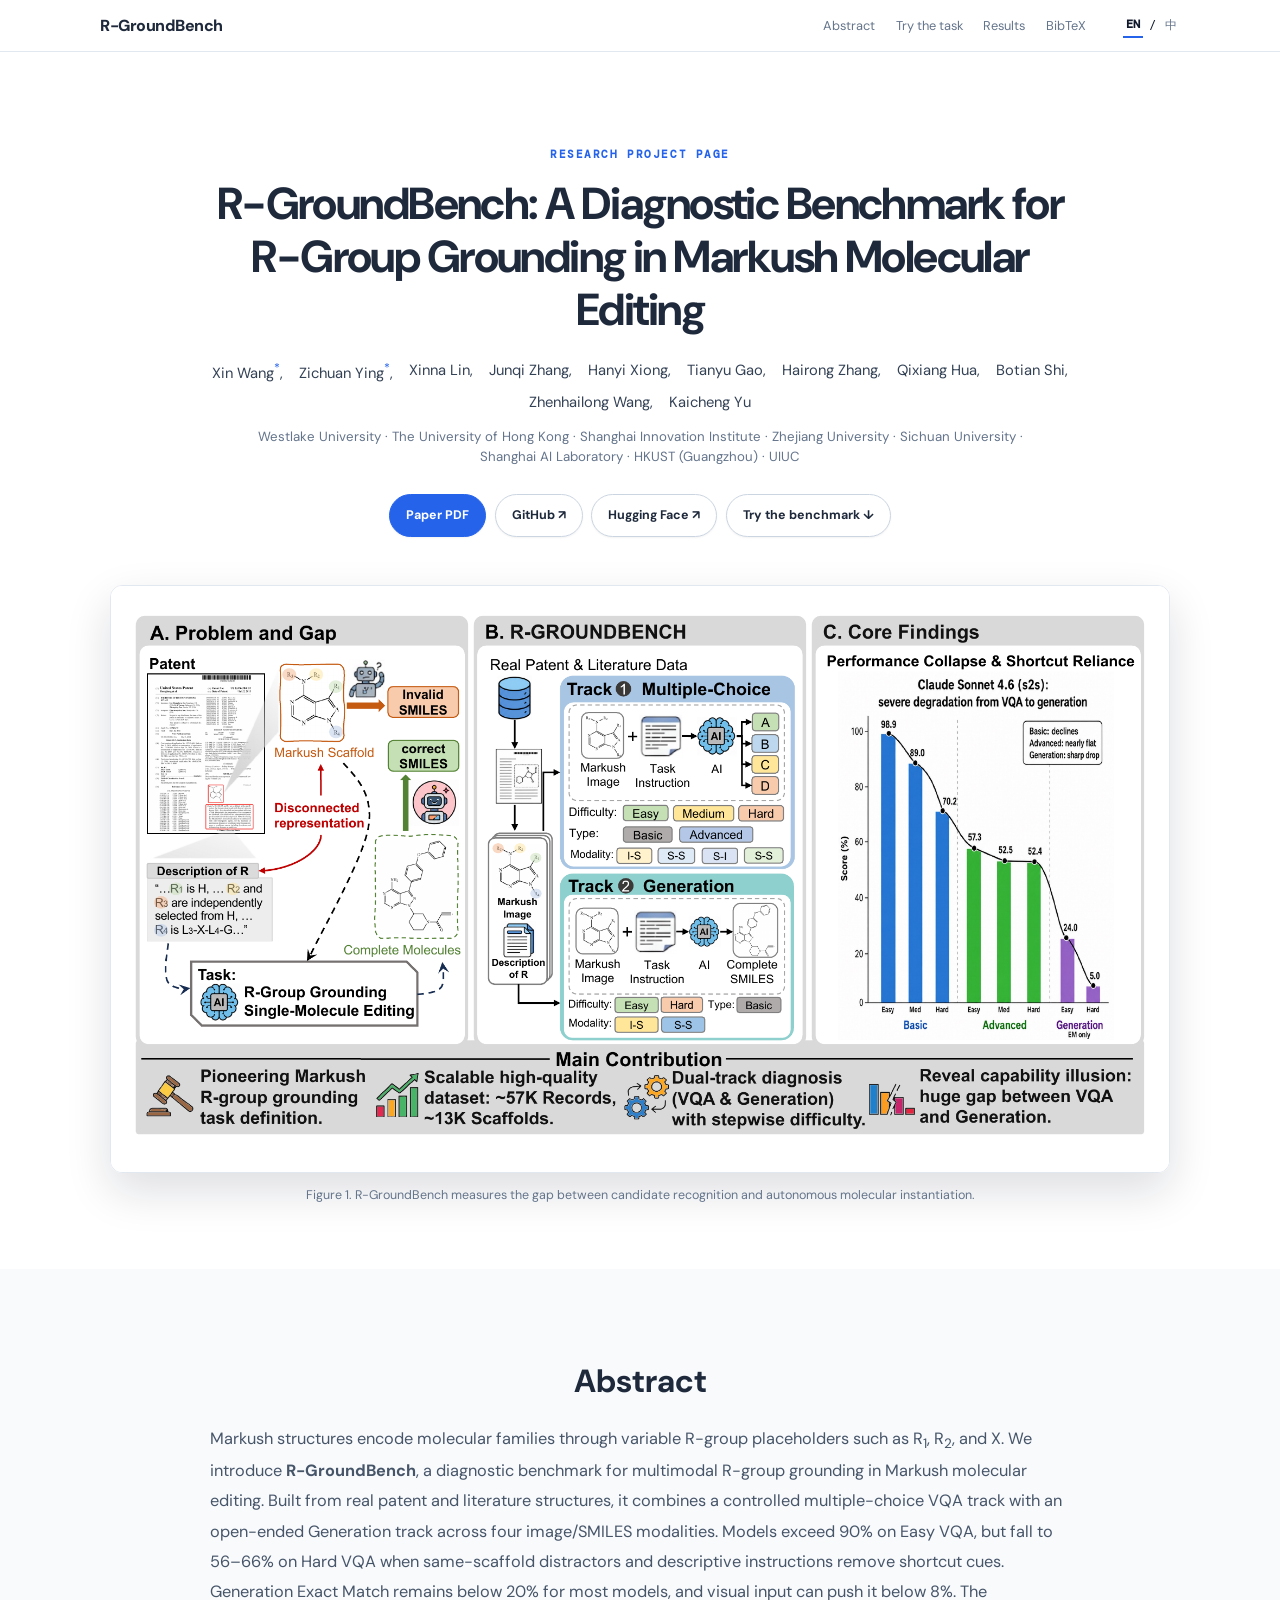
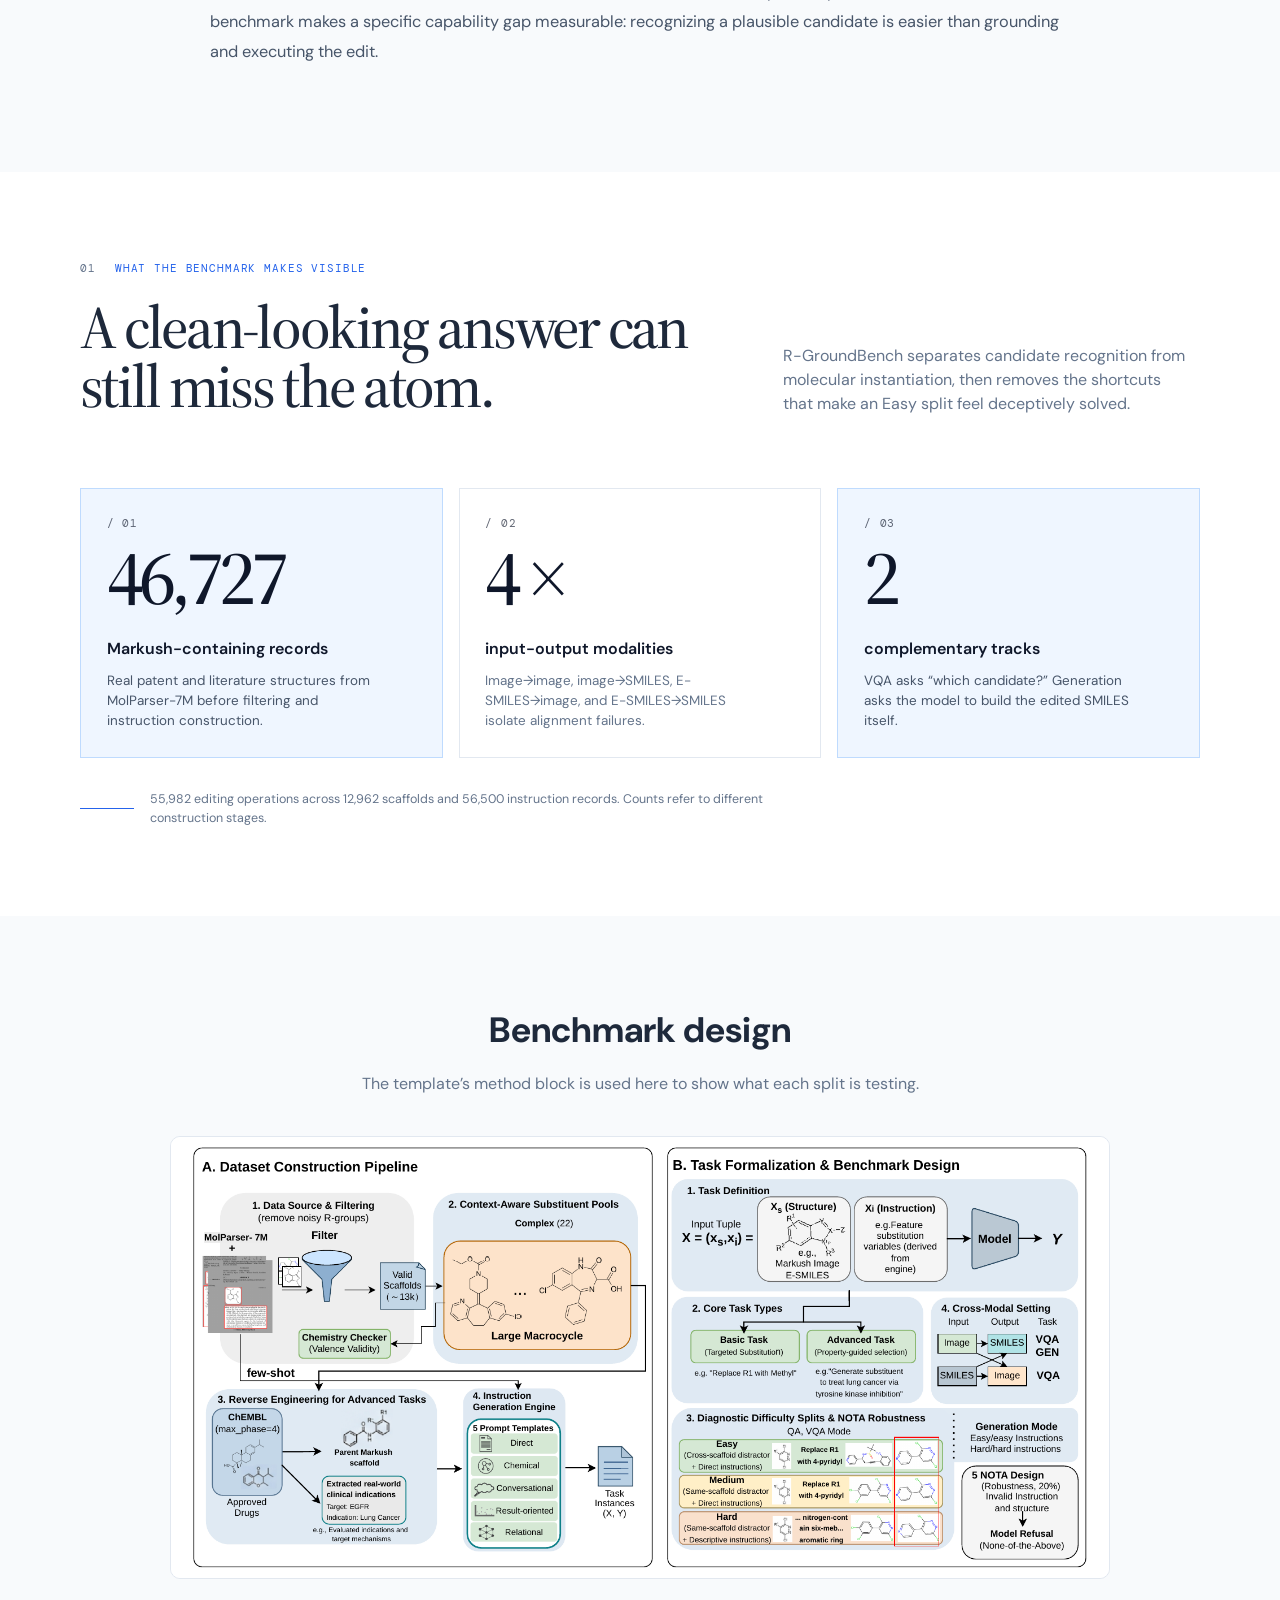
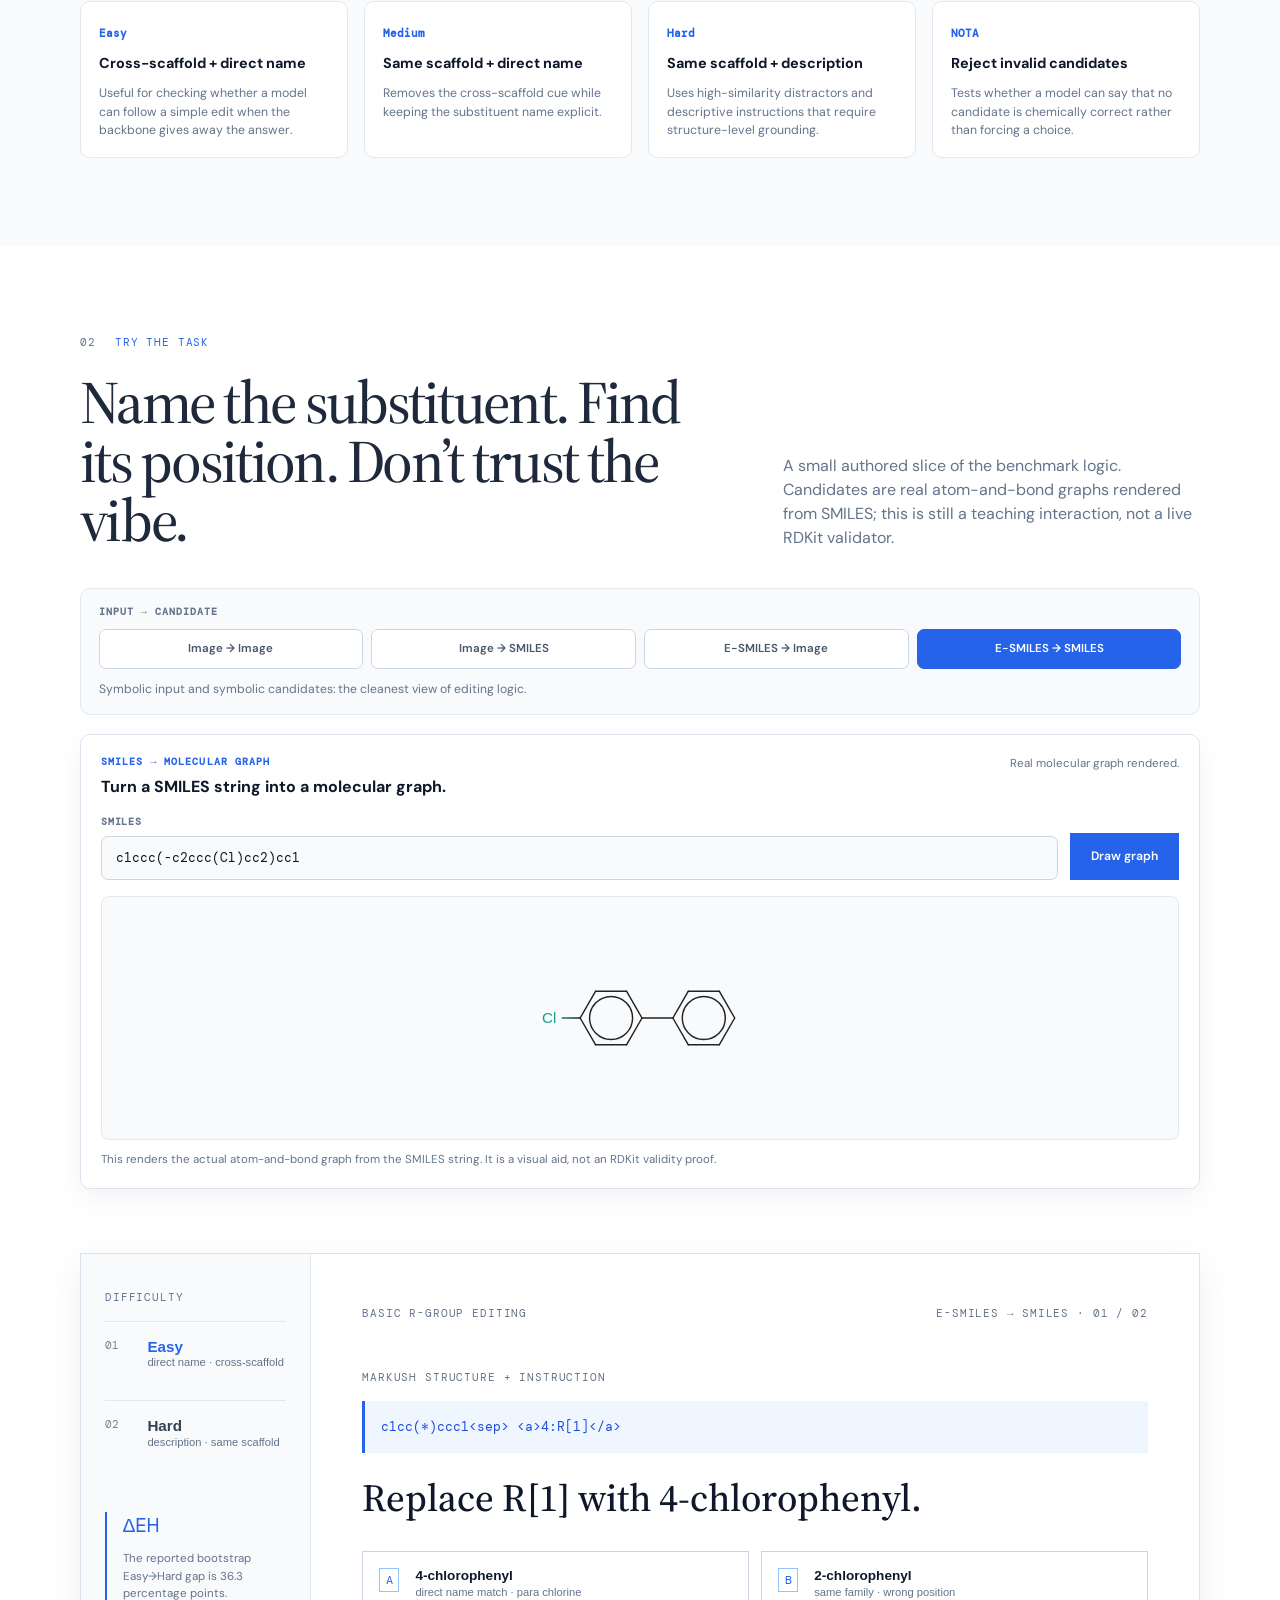
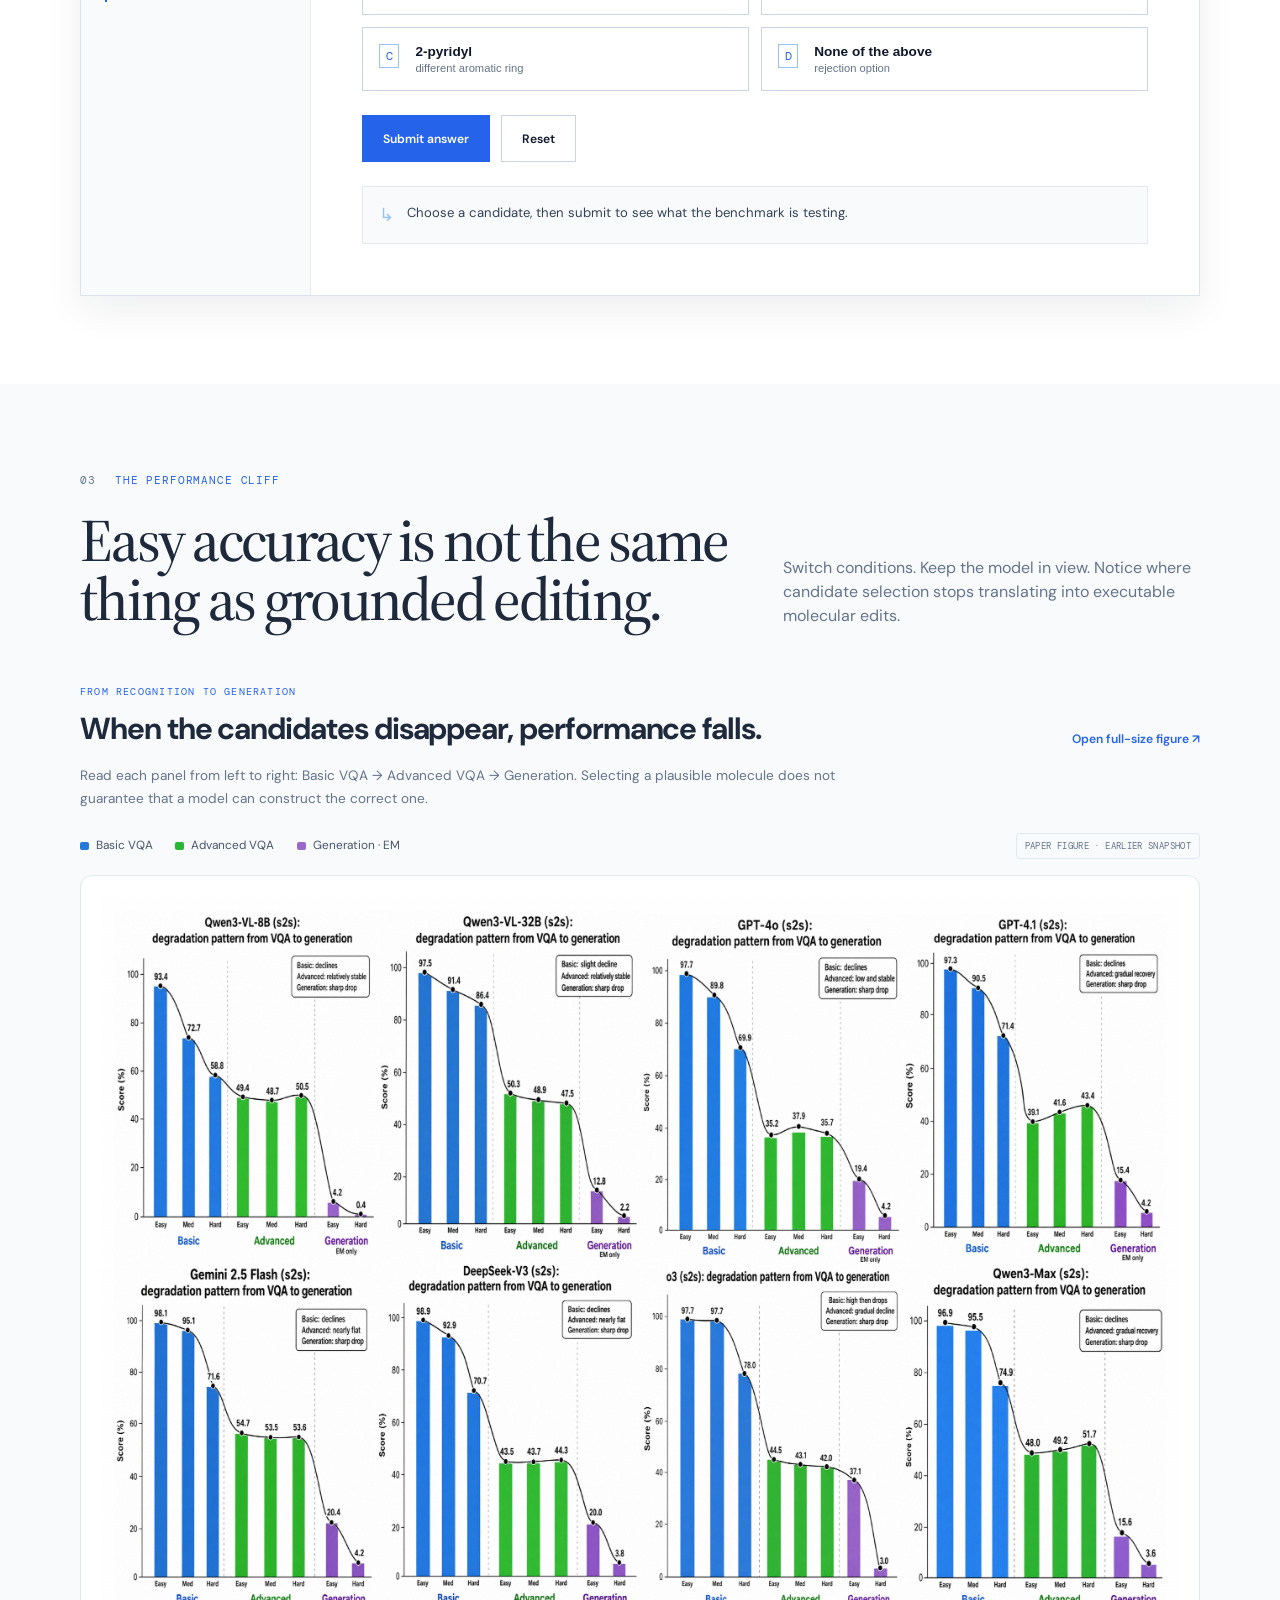
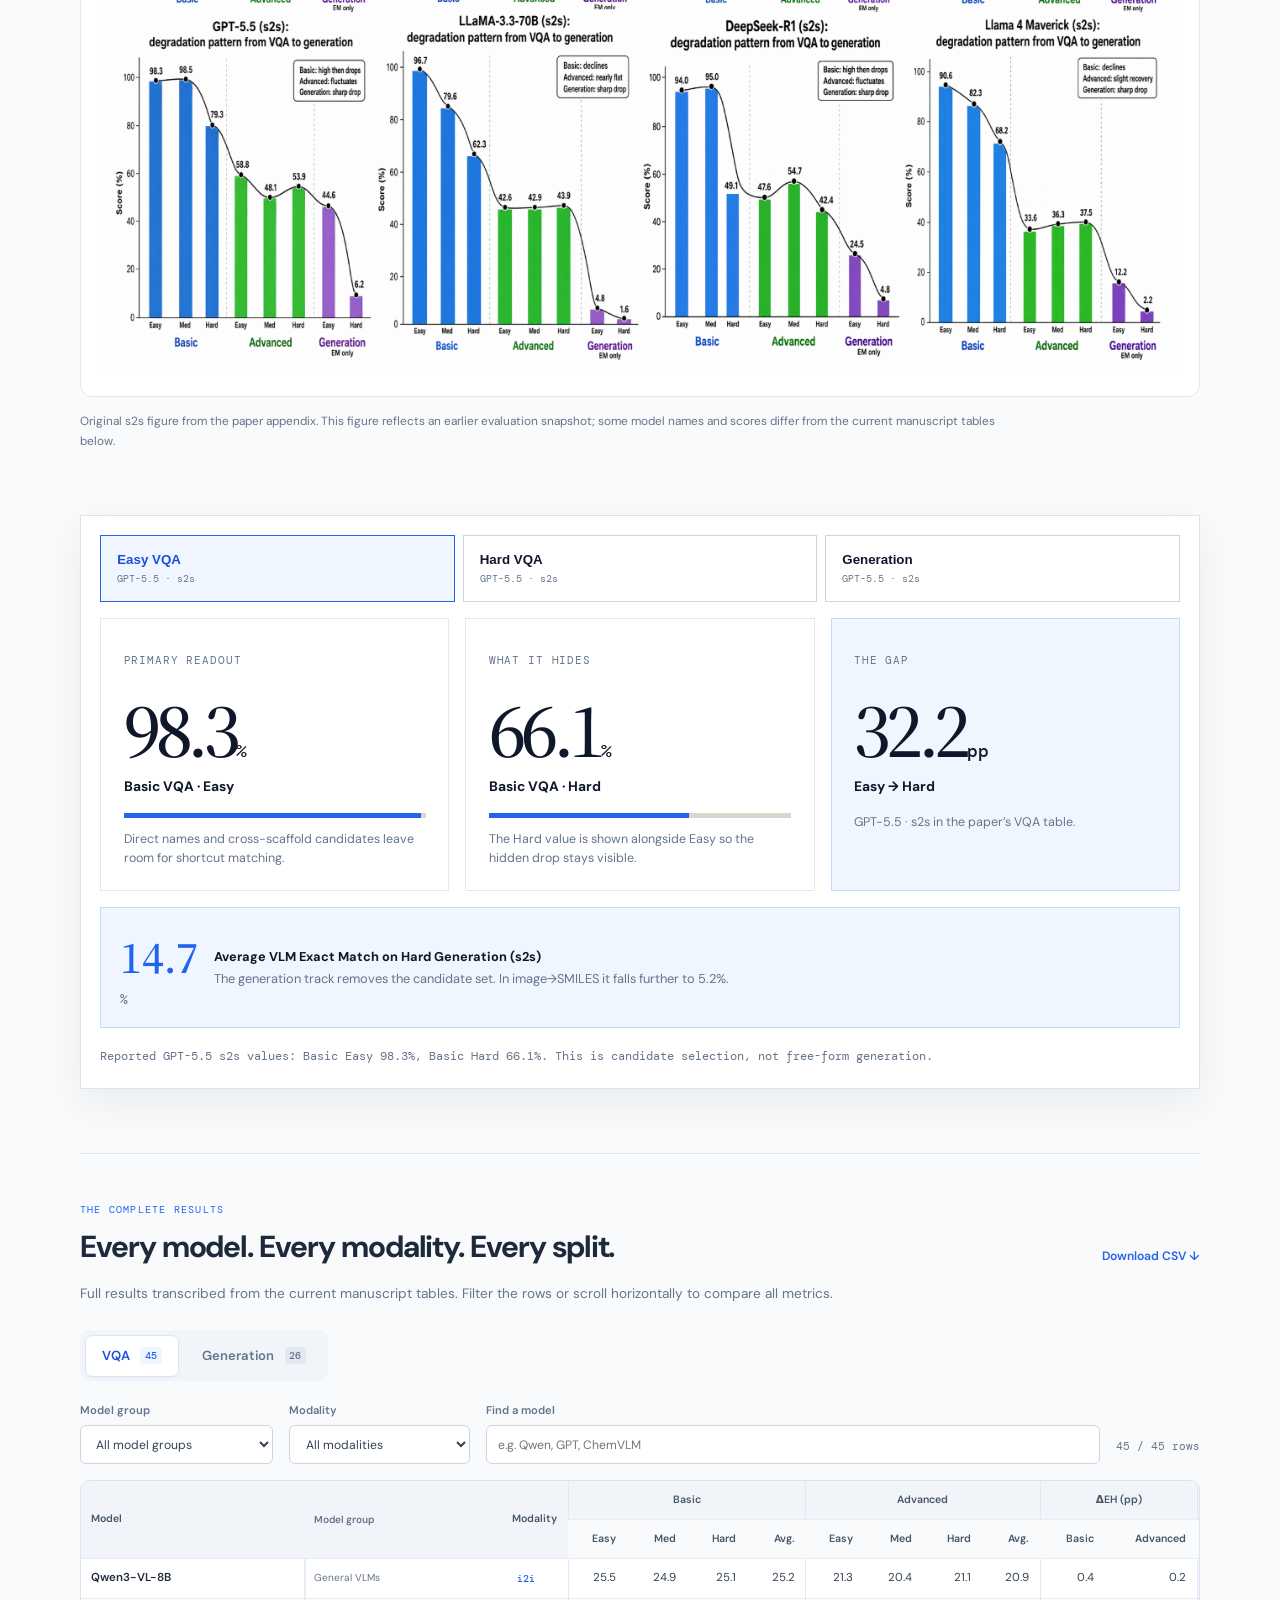
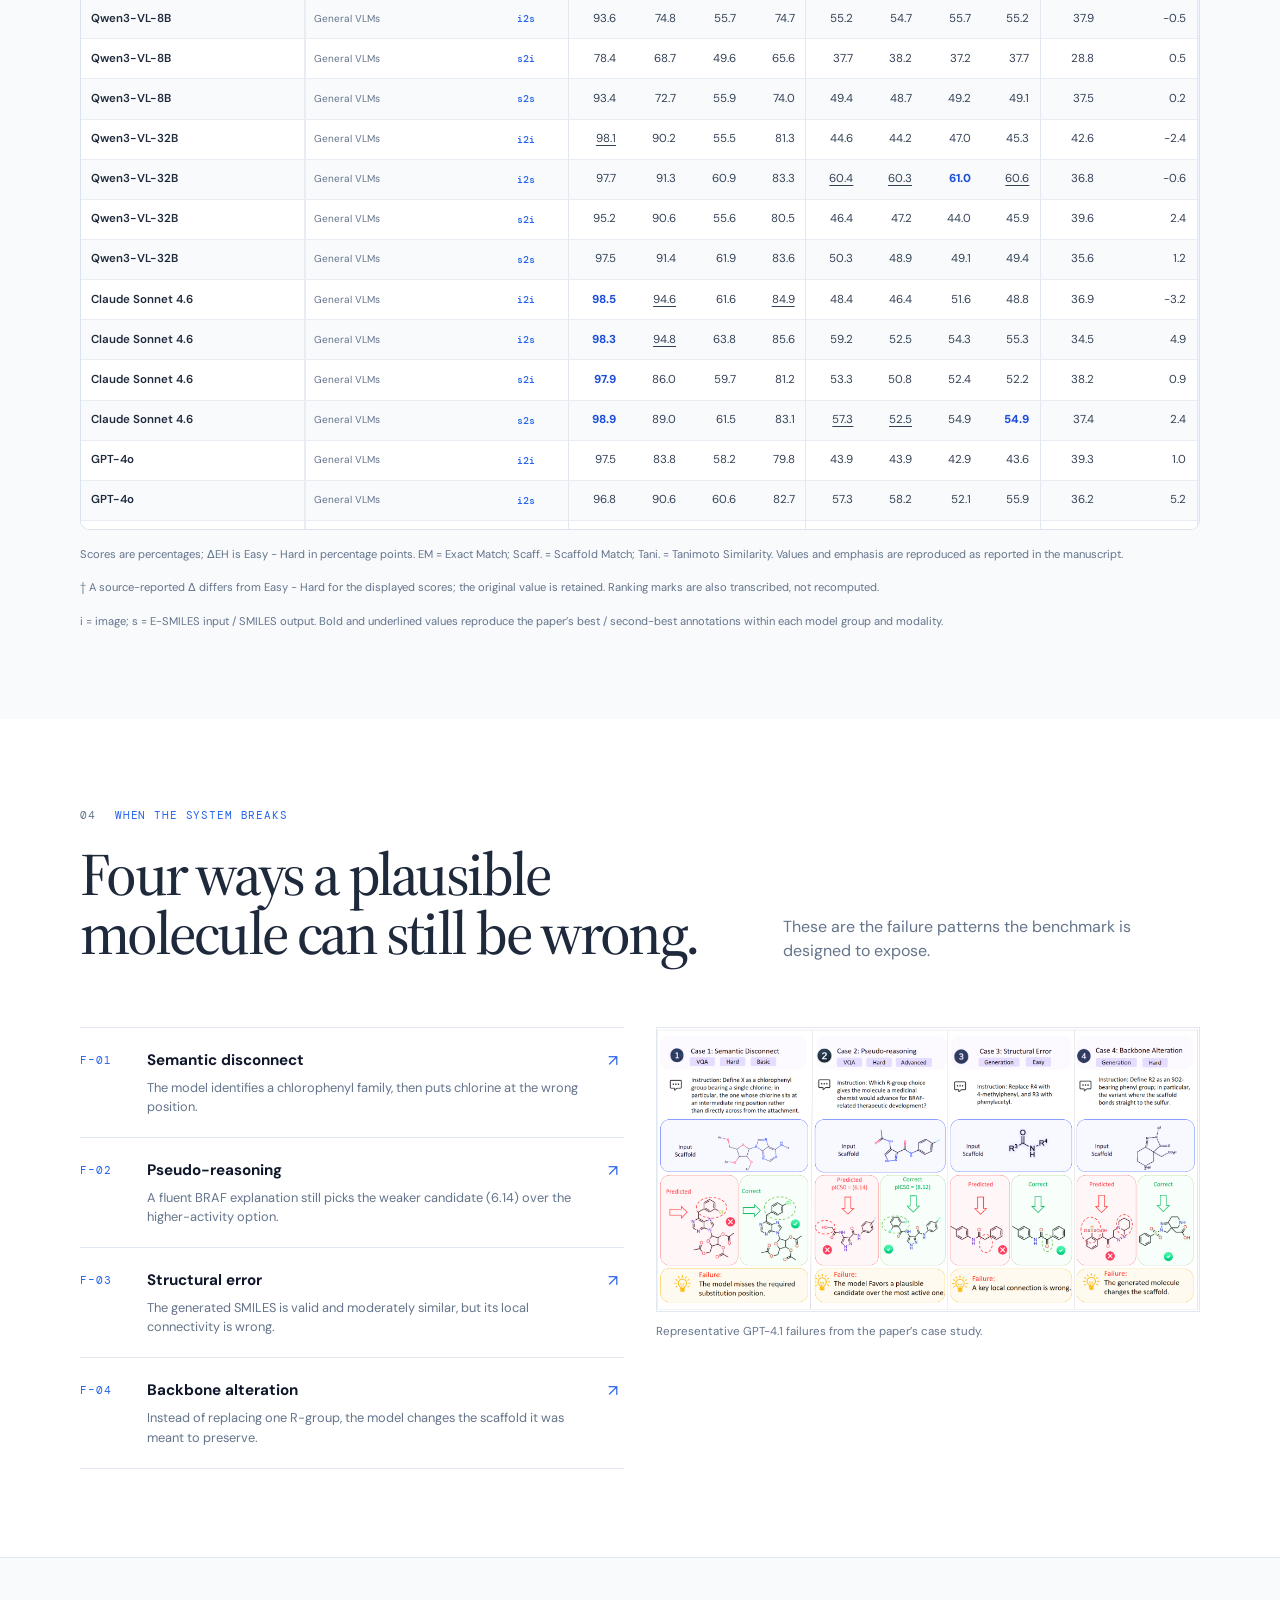
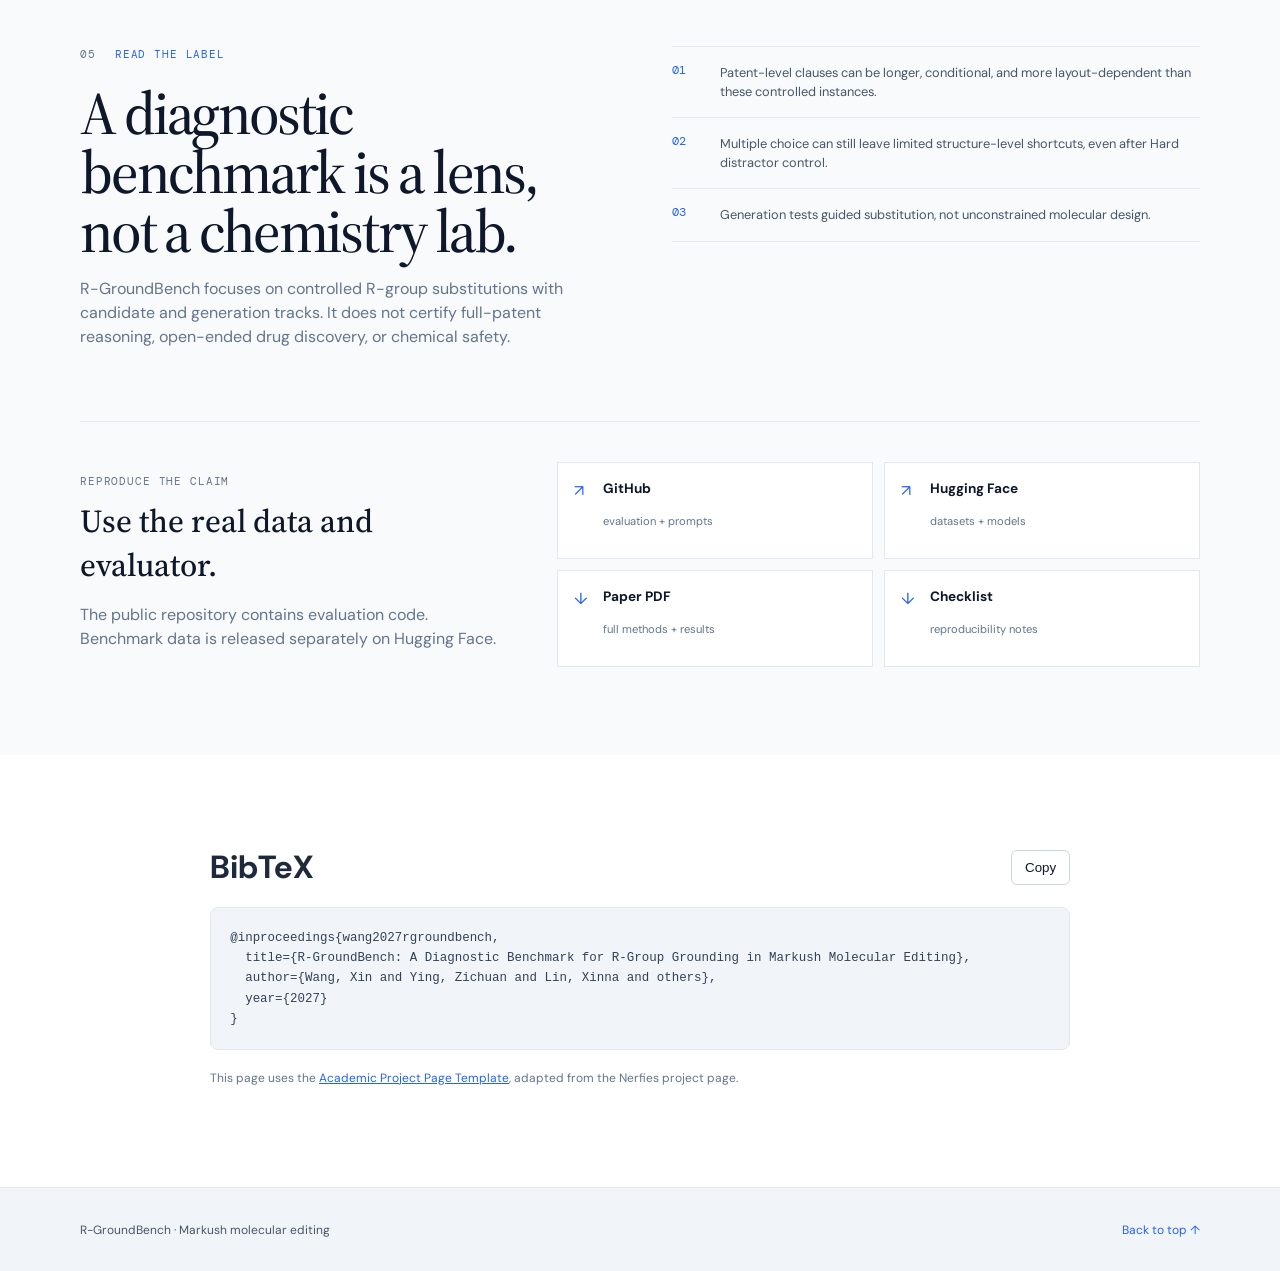
<file: index.html>
<!doctype html>
<html lang="en">
<head>
  <meta charset="utf-8"><meta name="viewport" content="width=device-width, initial-scale=1">
  <meta name="title" content="R-GroundBench — A Diagnostic Benchmark for R-Group Grounding in Markush Molecular Editing">
  <meta name="description" content="R-GroundBench evaluates whether models can ground abstract R-groups and execute precise Markush molecular edits across VQA and generation tasks.">
  <meta name="keywords" content="R-GroundBench, Markush, R-group grounding, molecular editing, multimodal benchmark, chemistry AI">
  <meta name="author" content="Xin Wang, Zichuan Ying, Xinna Lin, Junqi Zhang, Hanyi Xiong, Tianyu Gao, Hairong Zhang, Qixiang Hua, Botian Shi, Zhenhailong Wang, Kaicheng Yu">
  <meta property="og:type" content="article"><meta property="og:title" content="R-GroundBench"><meta property="og:description" content="A diagnostic benchmark for R-group grounding in Markush molecular editing.">
  <meta name="theme-color" content="#2563eb"><title>R-GroundBench | Academic Project Page</title>
  <link rel="icon" href="data:image/svg+xml,%3Csvg xmlns='http://www.w3.org/2000/svg' viewBox='0 0 64 64'%3E%3Crect width='64' height='64' rx='14' fill='%232563eb'/%3E%3Cpath d='M14 44 25 18h8l17 26h-9l-3.4-6.8H24.2L21.5 44H14Zm13.7-13.5h6.7L31 22.9l-3.3 7.6Z' fill='white'/%3E%3C/svg%3E">
  <link rel="stylesheet" href="styles.css">
<link rel="stylesheet" href="results.css">
</head>
<body>
<a class="skip-link" href="#main" data-i18n="skip">Skip to content</a>
<header class="academic-nav"><div class="academic-nav-inner"><a class="template-brand" href="#hero">R-GroundBench</a><nav><a href="#abstract">Abstract</a><a href="#try" data-i18n="navTry">Try the task</a><a href="#results">Results</a><a href="#BibTeX">BibTeX</a></nav><div class="language-toggle" role="group" aria-label="Language"><button class="lang-button is-active" type="button" data-lang="en" aria-pressed="true">EN</button><span>/</span><button class="lang-button" type="button" data-lang="zh" aria-pressed="false">中</button></div></div></header>
<main id="main">
  <section class="academic-hero" id="hero"><div class="academic-hero-inner"><p class="publication-kicker">RESEARCH PROJECT PAGE</p><h1 class="publication-title">R-GroundBench: A Diagnostic Benchmark for R-Group Grounding in Markush Molecular Editing</h1><div class="publication-authors"><span>Xin Wang<sup>*</sup></span><span>Zichuan Ying<sup>*</sup></span><span>Xinna Lin</span><span>Junqi Zhang</span><span>Hanyi Xiong</span><span>Tianyu Gao</span><span>Hairong Zhang</span><span>Qixiang Hua</span><span>Botian Shi</span><span>Zhenhailong Wang</span><span>Kaicheng Yu</span></div><p class="publication-affiliations">Westlake University · The University of Hong Kong · Shanghai Innovation Institute · Zhejiang University · Sichuan University · Shanghai AI Laboratory · HKUST (Guangzhou) · UIUC</p><div class="publication-links"><a class="academic-button primary" href="assets/paper.pdf">Paper PDF</a><a class="academic-button" href="https://github.com/latent-recast-research/R-GroundBench/" target="_blank" rel="noreferrer">GitHub ↗</a><a class="academic-button" href="https://huggingface.co/datasets/latent-recast-research/mollangbench-edit" target="_blank" rel="noreferrer">Hugging Face ↗</a><a class="academic-button" href="#try" data-i18n="heroCta">Try the benchmark ↓</a></div></div><div class="teaser-wrap"><img src="assets/teaser.png" alt="R-GroundBench overview: the R-group grounding challenge, benchmark tracks, and the recognition-to-generation gap"><p class="teaser-caption">Figure 1. R-GroundBench measures the gap between candidate recognition and autonomous molecular instantiation.</p></div></section>

  <section class="academic-section abstract-section" id="abstract"><div class="academic-container narrow"><h2>Abstract</h2><p>Markush structures encode molecular families through variable R-group placeholders such as R<sub>1</sub>, R<sub>2</sub>, and X. We introduce <strong>R-GroundBench</strong>, a diagnostic benchmark for multimodal R-group grounding in Markush molecular editing. Built from real patent and literature structures, it combines a controlled multiple-choice VQA track with an open-ended Generation track across four image/SMILES modalities. Models exceed 90% on Easy VQA, but fall to 56–66% on Hard VQA when same-scaffold distractors and descriptive instructions remove shortcut cues. Generation Exact Match remains below 20% for most models, and visual input can push it below 8%. The benchmark makes a specific capability gap measurable: recognizing a plausible candidate is easier than grounding and executing the edit.</p></div></section>

  <section class="academic-section" id="evidence"><div class="academic-container"><div class="section-kicker"><span>01</span><span data-i18n="evidenceKicker">WHAT THE BENCHMARK MAKES VISIBLE</span></div><div class="section-heading"><h2 data-i18n="evidenceTitle">A clean-looking answer can still miss the atom.</h2><p data-i18n="evidenceIntro">R-GroundBench separates candidate recognition from molecular instantiation, then removes the shortcuts that make an Easy split feel deceptively solved.</p></div><div class="evidence-grid"><article class="evidence-card card-dark"><span class="card-index">/ 01</span><strong>46,727</strong><h3 data-i18n="evidence1Title">Markush-containing records</h3><p data-i18n="evidence1Body">Real patent and literature structures from MolParser-7M before filtering and instruction construction.</p></article><article class="evidence-card card-paper"><span class="card-index">/ 02</span><strong>4 ×</strong><h3 data-i18n="evidence2Title">input-output modalities</h3><p data-i18n="evidence2Body">Image→image, image→SMILES, E-SMILES→image, and E-SMILES→SMILES isolate alignment failures.</p></article><article class="evidence-card card-amber"><span class="card-index">/ 03</span><strong>2</strong><h3 data-i18n="evidence3Title">complementary tracks</h3><p data-i18n="evidence3Body">VQA asks “which candidate?” Generation asks the model to build the edited SMILES itself.</p></article></div><div class="evidence-foot"><span class="rule"></span><p data-i18n="evidenceFoot">55,982 editing operations across 12,962 scaffolds and 56,500 instruction records. Counts refer to different construction stages.</p></div></div></section>

  <section class="academic-section method-section"><div class="academic-container"><h2>Benchmark design</h2><p class="section-intro">The template’s method block is used here to show what each split is testing.</p><img class="method-figure" src="assets/framework.png" alt="R-GroundBench construction pipeline and task formulation"><div class="method-grid"><article><span>Easy</span><h3>Cross-scaffold + direct name</h3><p>Useful for checking whether a model can follow a simple edit when the backbone gives away the answer.</p></article><article><span>Medium</span><h3>Same scaffold + direct name</h3><p>Removes the cross-scaffold cue while keeping the substituent name explicit.</p></article><article><span>Hard</span><h3>Same scaffold + description</h3><p>Uses high-similarity distractors and descriptive instructions that require structure-level grounding.</p></article><article><span>NOTA</span><h3>Reject invalid candidates</h3><p>Tests whether a model can say that no candidate is chemically correct rather than forcing a choice.</p></article></div></div></section>

  <section class="academic-section interactive-section" id="try"><div class="academic-container"><div class="section-kicker"><span>02</span><span data-i18n="tryKicker">TRY THE TASK</span></div><div class="section-heading"><h2 id="try-title" data-i18n="tryTitle">Name the substituent. Find its position. Don’t trust the vibe.</h2><p data-i18n="tryIntro">A small authored slice of the benchmark logic. Candidates are real atom-and-bond graphs rendered from SMILES; this is still a teaching interaction, not a live RDKit validator.</p></div><div class="modality-bar"><div class="modality-title" data-i18n="modalityTitle">INPUT → CANDIDATE</div><div class="modality-switch" role="group" aria-label="Choose input and candidate modality"><button type="button" class="modality-button" data-modality="i2i" aria-pressed="false">Image → Image</button><button type="button" class="modality-button" data-modality="i2s" aria-pressed="false">Image → SMILES</button><button type="button" class="modality-button" data-modality="s2i" aria-pressed="false">E-SMILES → Image</button><button type="button" class="modality-button is-active" data-modality="s2s" aria-pressed="true">E-SMILES → SMILES</button></div><p id="modality-note" class="modality-note">Symbolic input and symbolic candidates: the cleanest view of editing logic.</p></div><div class="smiles-converter" aria-labelledby="smiles-converter-title"><div class="converter-heading"><div><div class="converter-kicker" data-i18n="smilesKicker">SMILES → MOLECULAR GRAPH</div><h3 id="smiles-converter-title" data-i18n="smilesConverterTitle">Turn a SMILES string into a molecular graph.</h3></div><span class="converter-status" id="smiles-status" data-i18n="smilesStatus">Ready to render a real structure.</span></div><div class="converter-controls"><label class="smiles-input-label"><span data-i18n="smilesInputLabel">SMILES</span><input id="smiles-input" type="text" value="c1ccc(-c2ccc(Cl)cc2)cc1" spellcheck="false" autocomplete="off"></label><button class="button button-primary" id="draw-smiles" type="button" data-i18n="smilesDraw">Draw graph</button></div><div class="graph-stage" id="smiles-graph" aria-live="polite"><svg class="molecule-graph converter-graph" id="smiles-graph-svg" role="img" aria-label="Molecular graph preview"></svg></div><p class="converter-caption" data-i18n="smilesCaption">This renders the actual atom-and-bond graph from the SMILES string. It is a visual aid, not an RDKit validity proof.</p></div><div class="task-shell"><aside class="task-sidebar"><p class="eyebrow" data-i18n="difficultyLabel">DIFFICULTY</p><button class="difficulty-button is-active" type="button" data-difficulty="easy" aria-pressed="true"><span>01</span><b data-i18n="easy">Easy</b><small data-i18n="easyHint">direct name · cross-scaffold</small></button><button class="difficulty-button" type="button" data-difficulty="hard" aria-pressed="false"><span>02</span><b data-i18n="hard">Hard</b><small data-i18n="hardHint">description · same scaffold</small></button><div class="task-side-note"><span>ΔEH</span><p data-i18n="taskSideNote">The reported bootstrap Easy→Hard gap is 36.3 percentage points.</p></div></aside><div class="task-main"><div class="task-meta"><span id="task-type">BASIC R-GROUP EDITING</span><span><span id="task-modality">E-SMILES → SMILES</span> · <span id="task-count">01 / 02</span></span></div><div class="task-question"><p class="eyebrow" data-i18n="questionLabel">MARKUSH STRUCTURE + INSTRUCTION</p><div id="input-preview" class="input-preview" hidden></div><div class="smiles-box" id="smiles-text"></div><h3 id="question-text"></h3></div><div class="options" id="options" role="radiogroup" aria-label="Candidate answers"></div><div class="task-actions"><button class="button button-primary" id="submit-answer" type="button" disabled data-i18n="submit">Submit answer</button><button class="button button-quiet" id="reset-answer" type="button" data-i18n="reset">Reset</button></div><div class="feedback" id="feedback" role="status" aria-live="polite"><span class="feedback-icon">↳</span><span data-i18n="feedbackPlaceholder">Choose a candidate, then submit to see what the benchmark is testing.</span></div></div></div></div></section>

  <section class="academic-section results-section" id="results"><div class="academic-container"><div class="section-kicker"><span>03</span><span data-i18n="cliffKicker">THE PERFORMANCE CLIFF</span></div><div class="section-heading"><h2 id="cliff-title" data-i18n="cliffTitle">Easy accuracy is not the same thing as grounded editing.</h2><p data-i18n="cliffIntro">Switch conditions. Keep the model in view. Notice where candidate selection stops translating into executable molecular edits.</p></div><div class="paper-diagnosis" id="paper-figure">
  <div class="results-subheading">
    <div><p class="section-kicker" data-results-i18n="visualKicker">FROM RECOGNITION TO GENERATION</p><h3 data-results-i18n="visualTitle">When the candidates disappear, performance falls.</h3></div>
    <a class="result-text-link" href="assets/results/s2s-degradation.png" target="_blank" rel="noopener" data-results-i18n="openFigure">Open full-size figure ↗</a>
  </div>
  <p class="results-description" data-results-i18n="visualIntro">Read each panel from left to right: Basic VQA → Advanced VQA → Generation. Selecting a plausible molecule does not guarantee that a model can construct the correct one.</p>
  <div class="figure-legend" aria-label="Figure legend"><span><i class="legend-basic"></i>Basic VQA</span><span><i class="legend-advanced"></i>Advanced VQA</span><span><i class="legend-generation"></i>Generation · EM</span><span class="figure-version" data-results-i18n="snapshot">PAPER FIGURE · EARLIER SNAPSHOT</span></div>
  <figure class="paper-result-figure">
    <a href="assets/results/s2s-degradation.png" target="_blank" rel="noopener" aria-label="Open the full-size paper figure"><img src="assets/results/s2s-degradation.png" width="2570" height="2573" loading="lazy" decoding="async" alt="Twelve model panels show the decline from Basic and Advanced VQA to Generation Exact Match under the s2s setting."></a>
    <figcaption data-results-i18n="visualCaption">Original s2s figure from the paper appendix. This figure reflects an earlier evaluation snapshot; some model names and scores differ from the current manuscript tables below.</figcaption>
  </figure>
</div>


<div class="cliff-shell" id="cliff"><div class="cliff-controls" role="group" aria-label="Performance condition"><button class="cliff-button is-active" type="button" data-metric="easy" aria-pressed="true"><span data-i18n="metricEasy">Easy VQA</span><small>GPT-5.5 · s2s</small></button><button class="cliff-button" type="button" data-metric="hard" aria-pressed="false"><span data-i18n="metricHard">Hard VQA</span><small>GPT-5.5 · s2s</small></button><button class="cliff-button" type="button" data-metric="generation" aria-pressed="false"><span data-i18n="metricGeneration">Generation</span><small>GPT-5.5 · s2s</small></button></div><div class="metric-grid"><article class="metric-card"><p class="eyebrow" data-i18n="metricPrimaryLabel">PRIMARY READOUT</p><strong id="metric-primary">98.3<span>%</span></strong><h3 id="metric-primary-name">Basic VQA · Easy</h3><div class="meter"><span id="meter-primary" style="width:98.3%"></span></div><p id="metric-primary-note"></p></article><article class="metric-card metric-card-outline"><p class="eyebrow" data-i18n="metricSecondaryLabel">WHAT IT HIDES</p><strong id="metric-secondary">66.1<span>%</span></strong><h3 id="metric-secondary-name">Basic VQA · Hard</h3><div class="meter meter-coral"><span id="meter-secondary" style="width:66.1%"></span></div><p id="metric-secondary-note"></p></article><article class="metric-card metric-card-amber"><p class="eyebrow" data-i18n="metricGapLabel">THE GAP</p><strong id="metric-gap">32.2<span>pp</span></strong><h3 id="metric-gap-name">Easy → Hard</h3><p id="metric-gap-note"></p></article></div><div class="cliff-callout"><div class="callout-number">14.7<span>%</span></div><p><b data-i18n="generationCalloutTitle">Average VLM Exact Match on Hard Generation (s2s)</b><span data-i18n="generationCalloutBody">The generation track removes the candidate set. In image→SMILES it falls further to 5.2%.</span></p></div><p class="chart-caption" id="metric-description" role="status" aria-live="polite"></p></div><div class="full-results" id="full-results">
  <div class="results-subheading"><div><p class="section-kicker" data-results-i18n="tableKicker">THE COMPLETE RESULTS</p><h3 data-results-i18n="tableTitle">Every model. Every modality. Every split.</h3></div><a class="result-text-link" id="results-download" href="assets/results/vqa-results.csv" download data-results-i18n="download">Download CSV ↓</a></div>
  <p class="results-description" data-results-i18n="tableIntro">Full results transcribed from the current manuscript tables. Filter the rows or scroll horizontally to compare all metrics.</p>
  <div class="result-track-controls" role="group" aria-label="Result track"><button type="button" class="result-track-button is-active" data-result-track="vqa" aria-pressed="true">VQA <span>45</span></button><button type="button" class="result-track-button" data-result-track="generation" aria-pressed="false">Generation <span>26</span></button></div>
  <div class="result-filter-bar">
    <label><span data-results-i18n="groupLabel">Model group</span><select id="results-group-filter"><option value="all" data-results-i18n="allGroups">All model groups</option><option value="vlm" data-results-i18n="vlms">General VLMs</option><option value="llm" data-results-i18n="llms">General LLMs</option><option value="chemical" data-results-i18n="chemical">Chemical-domain models</option></select></label>
    <label><span data-results-i18n="modalityLabel">Modality</span><select id="results-modality-filter"><option value="all" data-results-i18n="allModalities">All modalities</option><option value="i2i">i2i · Image → Image</option><option value="i2s">i2s · Image → SMILES</option><option value="s2i">s2i · E-SMILES → Image</option><option value="s2s">s2s · E-SMILES → SMILES</option></select></label>
    <label class="result-search"><span data-results-i18n="searchLabel">Find a model</span><input id="results-search" type="search" placeholder="e.g. Qwen, GPT, ChemVLM" autocomplete="off"></label>
    <p id="results-count" role="status" aria-live="polite">45 / 45 rows</p>
  </div>
  <div class="results-table-wrap" data-result-panel="vqa" role="region" aria-label="VQA results, scroll to see all columns" tabindex="0"><table class="results-table vqa-table" id="vqa-results-table"><caption>VQA: full paper-reported results from the current manuscript</caption><thead><tr>
<th scope="col" rowspan="2" class="model-cell">Model</th><th scope="col" rowspan="2" class="group-cell">Model group</th><th scope="col" rowspan="2">Modality</th>
<th scope="colgroup" colspan="4">Basic</th>
<th scope="colgroup" colspan="4">Advanced</th>
<th scope="colgroup" colspan="2">ΔEH (pp)</th>
<th scope="colgroup" colspan="1">Overall</th>
</tr><tr>
<th scope="col">Easy</th>
<th scope="col">Med</th>
<th scope="col">Hard</th>
<th scope="col">Avg.</th>
<th scope="col">Easy</th>
<th scope="col">Med</th>
<th scope="col">Hard</th>
<th scope="col">Avg.</th>
<th scope="col">Basic</th>
<th scope="col">Advanced</th>
<th scope="col">Avg.</th>
</tr></thead><tbody>
<tr data-group="vlm" data-model="Qwen3-VL-8B" data-modality="i2i">
<th scope="row" class="model-cell">Qwen3-VL-8B</th><td class="group-cell">General VLMs</td><td class="modality-cell">i2i</td>
<td class="metric-separator">25.5</td>
<td class="">24.9</td>
<td class="">25.1</td>
<td class="">25.2</td>
<td class="metric-separator">21.3</td>
<td class="">20.4</td>
<td class="">21.1</td>
<td class="">20.9</td>
<td class="metric-separator">0.4</td>
<td class="">0.2</td>
<td class="metric-separator overall-cell">23.0</td>
</tr>
<tr data-group="vlm" data-model="Qwen3-VL-8B" data-modality="i2s">
<th scope="row" class="model-cell">Qwen3-VL-8B</th><td class="group-cell">General VLMs</td><td class="modality-cell">i2s</td>
<td class="metric-separator">93.6</td>
<td class="">74.8</td>
<td class="">55.7</td>
<td class="">74.7</td>
<td class="metric-separator">55.2</td>
<td class="">54.7</td>
<td class="">55.7</td>
<td class="">55.2</td>
<td class="metric-separator">37.9</td>
<td class="">-0.5</td>
<td class="metric-separator overall-cell">64.9</td>
</tr>
<tr data-group="vlm" data-model="Qwen3-VL-8B" data-modality="s2i">
<th scope="row" class="model-cell">Qwen3-VL-8B</th><td class="group-cell">General VLMs</td><td class="modality-cell">s2i</td>
<td class="metric-separator">78.4</td>
<td class="">68.7</td>
<td class="">49.6</td>
<td class="">65.6</td>
<td class="metric-separator">37.7</td>
<td class="">38.2</td>
<td class="">37.2</td>
<td class="">37.7</td>
<td class="metric-separator">28.8</td>
<td class="">0.5</td>
<td class="metric-separator overall-cell">51.6</td>
</tr>
<tr data-group="vlm" data-model="Qwen3-VL-8B" data-modality="s2s">
<th scope="row" class="model-cell">Qwen3-VL-8B</th><td class="group-cell">General VLMs</td><td class="modality-cell">s2s</td>
<td class="metric-separator">93.4</td>
<td class="">72.7</td>
<td class="">55.9</td>
<td class="">74.0</td>
<td class="metric-separator">49.4</td>
<td class="">48.7</td>
<td class="">49.2</td>
<td class="">49.1</td>
<td class="metric-separator">37.5</td>
<td class="">0.2</td>
<td class="metric-separator overall-cell">61.6</td>
</tr>
<tr data-group="vlm" data-model="Qwen3-VL-32B" data-modality="i2i">
<th scope="row" class="model-cell">Qwen3-VL-32B</th><td class="group-cell">General VLMs</td><td class="modality-cell">i2i</td>
<td class="metric-separator"><u>98.1</u></td>
<td class="">90.2</td>
<td class="">55.5</td>
<td class="">81.3</td>
<td class="metric-separator">44.6</td>
<td class="">44.2</td>
<td class="">47.0</td>
<td class="">45.3</td>
<td class="metric-separator">42.6</td>
<td class="">-2.4</td>
<td class="metric-separator overall-cell">63.3</td>
</tr>
<tr data-group="vlm" data-model="Qwen3-VL-32B" data-modality="i2s">
<th scope="row" class="model-cell">Qwen3-VL-32B</th><td class="group-cell">General VLMs</td><td class="modality-cell">i2s</td>
<td class="metric-separator">97.7</td>
<td class="">91.3</td>
<td class="">60.9</td>
<td class="">83.3</td>
<td class="metric-separator"><u>60.4</u></td>
<td class=""><u>60.3</u></td>
<td class=""><strong>61.0</strong></td>
<td class=""><u>60.6</u></td>
<td class="metric-separator">36.8</td>
<td class="">-0.6</td>
<td class="metric-separator overall-cell">71.9</td>
</tr>
<tr data-group="vlm" data-model="Qwen3-VL-32B" data-modality="s2i">
<th scope="row" class="model-cell">Qwen3-VL-32B</th><td class="group-cell">General VLMs</td><td class="modality-cell">s2i</td>
<td class="metric-separator">95.2</td>
<td class="">90.6</td>
<td class="">55.6</td>
<td class="">80.5</td>
<td class="metric-separator">46.4</td>
<td class="">47.2</td>
<td class="">44.0</td>
<td class="">45.9</td>
<td class="metric-separator">39.6</td>
<td class="">2.4</td>
<td class="metric-separator overall-cell">63.2</td>
</tr>
<tr data-group="vlm" data-model="Qwen3-VL-32B" data-modality="s2s">
<th scope="row" class="model-cell">Qwen3-VL-32B</th><td class="group-cell">General VLMs</td><td class="modality-cell">s2s</td>
<td class="metric-separator">97.5</td>
<td class="">91.4</td>
<td class="">61.9</td>
<td class="">83.6</td>
<td class="metric-separator">50.3</td>
<td class="">48.9</td>
<td class="">49.1</td>
<td class="">49.4</td>
<td class="metric-separator">35.6</td>
<td class="">1.2</td>
<td class="metric-separator overall-cell">66.5</td>
</tr>
<tr data-group="vlm" data-model="Claude Sonnet 4.6" data-modality="i2i">
<th scope="row" class="model-cell">Claude Sonnet 4.6</th><td class="group-cell">General VLMs</td><td class="modality-cell">i2i</td>
<td class="metric-separator"><strong>98.5</strong></td>
<td class=""><u>94.6</u></td>
<td class="">61.6</td>
<td class=""><u>84.9</u></td>
<td class="metric-separator">48.4</td>
<td class="">46.4</td>
<td class="">51.6</td>
<td class="">48.8</td>
<td class="metric-separator">36.9</td>
<td class="">-3.2</td>
<td class="metric-separator overall-cell">66.8</td>
</tr>
<tr data-group="vlm" data-model="Claude Sonnet 4.6" data-modality="i2s">
<th scope="row" class="model-cell">Claude Sonnet 4.6</th><td class="group-cell">General VLMs</td><td class="modality-cell">i2s</td>
<td class="metric-separator"><strong>98.3</strong></td>
<td class=""><u>94.8</u></td>
<td class="">63.8</td>
<td class="">85.6</td>
<td class="metric-separator">59.2</td>
<td class="">52.5</td>
<td class="">54.3</td>
<td class="">55.3</td>
<td class="metric-separator">34.5</td>
<td class="">4.9</td>
<td class="metric-separator overall-cell">70.5</td>
</tr>
<tr data-group="vlm" data-model="Claude Sonnet 4.6" data-modality="s2i">
<th scope="row" class="model-cell">Claude Sonnet 4.6</th><td class="group-cell">General VLMs</td><td class="modality-cell">s2i</td>
<td class="metric-separator"><strong>97.9</strong></td>
<td class="">86.0</td>
<td class="">59.7</td>
<td class="">81.2</td>
<td class="metric-separator">53.3</td>
<td class="">50.8</td>
<td class="">52.4</td>
<td class="">52.2</td>
<td class="metric-separator">38.2</td>
<td class="">0.9</td>
<td class="metric-separator overall-cell">66.7</td>
</tr>
<tr data-group="vlm" data-model="Claude Sonnet 4.6" data-modality="s2s">
<th scope="row" class="model-cell">Claude Sonnet 4.6</th><td class="group-cell">General VLMs</td><td class="modality-cell">s2s</td>
<td class="metric-separator"><strong>98.9</strong></td>
<td class="">89.0</td>
<td class="">61.5</td>
<td class="">83.1</td>
<td class="metric-separator"><u>57.3</u></td>
<td class=""><u>52.5</u></td>
<td class="">54.9</td>
<td class=""><strong>54.9</strong></td>
<td class="metric-separator">37.4</td>
<td class="">2.4</td>
<td class="metric-separator overall-cell">69.0</td>
</tr>
<tr data-group="vlm" data-model="GPT-4o" data-modality="i2i">
<th scope="row" class="model-cell">GPT-4o</th><td class="group-cell">General VLMs</td><td class="modality-cell">i2i</td>
<td class="metric-separator">97.5</td>
<td class="">83.8</td>
<td class="">58.2</td>
<td class="">79.8</td>
<td class="metric-separator">43.9</td>
<td class="">43.9</td>
<td class="">42.9</td>
<td class="">43.6</td>
<td class="metric-separator">39.3</td>
<td class="">1.0</td>
<td class="metric-separator overall-cell">61.7</td>
</tr>
<tr data-group="vlm" data-model="GPT-4o" data-modality="i2s">
<th scope="row" class="model-cell">GPT-4o</th><td class="group-cell">General VLMs</td><td class="modality-cell">i2s</td>
<td class="metric-separator">96.8</td>
<td class="">90.6</td>
<td class="">60.6</td>
<td class="">82.7</td>
<td class="metric-separator">57.3</td>
<td class="">58.2</td>
<td class="">52.1</td>
<td class="">55.9</td>
<td class="metric-separator">36.2</td>
<td class="">5.2</td>
<td class="metric-separator overall-cell">69.3</td>
</tr>
<tr data-group="vlm" data-model="GPT-4o" data-modality="s2i">
<th scope="row" class="model-cell">GPT-4o</th><td class="group-cell">General VLMs</td><td class="modality-cell">s2i</td>
<td class="metric-separator"><u>97.5</u></td>
<td class="">83.1</td>
<td class="">57.7</td>
<td class="">79.4</td>
<td class="metric-separator">47.3</td>
<td class="">49.2</td>
<td class="">47.6</td>
<td class="">48.0</td>
<td class="metric-separator">39.8</td>
<td class="">-0.3</td>
<td class="metric-separator overall-cell">63.7</td>
</tr>
<tr data-group="vlm" data-model="GPT-4o" data-modality="s2s">
<th scope="row" class="model-cell">GPT-4o</th><td class="group-cell">General VLMs</td><td class="modality-cell">s2s</td>
<td class="metric-separator">97.7</td>
<td class="">89.8</td>
<td class="">61.1</td>
<td class="">82.9</td>
<td class="metric-separator">35.2</td>
<td class="">37.9</td>
<td class="">42.7</td>
<td class="">38.6</td>
<td class="metric-separator">36.6</td>
<td class="">-7.5</td>
<td class="metric-separator overall-cell">60.7</td>
</tr>
<tr data-group="vlm" data-model="GPT-4.1" data-modality="i2i">
<th scope="row" class="model-cell">GPT-4.1</th><td class="group-cell">General VLMs</td><td class="modality-cell">i2i</td>
<td class="metric-separator">97.8</td>
<td class="">87.3</td>
<td class="">60.4</td>
<td class="">81.8</td>
<td class="metric-separator">53.5</td>
<td class="">50.8</td>
<td class="">50.5</td>
<td class="">51.6</td>
<td class="metric-separator">37.4</td>
<td class="">3.0</td>
<td class="metric-separator overall-cell">66.7</td>
</tr>
<tr data-group="vlm" data-model="GPT-4.1" data-modality="i2s">
<th scope="row" class="model-cell">GPT-4.1</th><td class="group-cell">General VLMs</td><td class="modality-cell">i2s</td>
<td class="metric-separator">97.5</td>
<td class="">90.4</td>
<td class="">62.8</td>
<td class="">83.6</td>
<td class="metric-separator">59.0</td>
<td class=""><strong>60.7</strong></td>
<td class=""><u>54.1</u></td>
<td class="">57.9</td>
<td class="metric-separator">34.7</td>
<td class="">4.9</td>
<td class="metric-separator overall-cell">70.8</td>
</tr>
<tr data-group="vlm" data-model="GPT-4.1" data-modality="s2i">
<th scope="row" class="model-cell">GPT-4.1</th><td class="group-cell">General VLMs</td><td class="modality-cell">s2i</td>
<td class="metric-separator">96.4</td>
<td class="">84.9</td>
<td class="">60.3</td>
<td class="">80.5</td>
<td class="metric-separator">53.3</td>
<td class="">53.5</td>
<td class="">50.2</td>
<td class="">52.3</td>
<td class="metric-separator">36.1</td>
<td class="">3.1</td>
<td class="metric-separator overall-cell">66.4</td>
</tr>
<tr data-group="vlm" data-model="GPT-4.1" data-modality="s2s">
<th scope="row" class="model-cell">GPT-4.1</th><td class="group-cell">General VLMs</td><td class="modality-cell">s2s</td>
<td class="metric-separator">97.3</td>
<td class="">90.5</td>
<td class="">61.9</td>
<td class="">83.2</td>
<td class="metric-separator">39.1</td>
<td class="">41.6</td>
<td class="">42.1</td>
<td class="">40.9</td>
<td class="metric-separator">35.4</td>
<td class="">-3.0</td>
<td class="metric-separator overall-cell">62.1</td>
</tr>
<tr data-group="vlm" data-model="GPT-5.5" data-modality="i2i">
<th scope="row" class="model-cell">GPT-5.5</th><td class="group-cell">General VLMs</td><td class="modality-cell">i2i</td>
<td class="metric-separator">96.8</td>
<td class=""><strong>95.5</strong></td>
<td class=""><strong>64.3</strong></td>
<td class=""><strong>85.5</strong></td>
<td class="metric-separator"><u>54.9</u></td>
<td class=""><u>57.7</u></td>
<td class=""><u>50.5</u></td>
<td class=""><u>54.4</u></td>
<td class="metric-separator">32.5</td>
<td class="">4.4</td>
<td class="metric-separator overall-cell"><u>70.0</u></td>
</tr>
<tr data-group="vlm" data-model="GPT-5.5" data-modality="i2s">
<th scope="row" class="model-cell">GPT-5.5</th><td class="group-cell">General VLMs</td><td class="modality-cell">i2s</td>
<td class="metric-separator"><u>97.9</u></td>
<td class=""><strong>98.5</strong></td>
<td class=""><strong>66.1</strong></td>
<td class=""><strong>87.5</strong></td>
<td class="metric-separator">60.3</td>
<td class="">59.5</td>
<td class="">58.4</td>
<td class="">59.4</td>
<td class="metric-separator">31.8</td>
<td class="">1.9</td>
<td class="metric-separator overall-cell"><strong>73.5</strong></td>
</tr>
<tr data-group="vlm" data-model="GPT-5.5" data-modality="s2i">
<th scope="row" class="model-cell">GPT-5.5</th><td class="group-cell">General VLMs</td><td class="modality-cell">s2i</td>
<td class="metric-separator">95.3</td>
<td class=""><strong>94.0</strong></td>
<td class=""><strong>64.4</strong></td>
<td class=""><strong>84.6</strong></td>
<td class="metric-separator"><u>54.9</u></td>
<td class=""><u>55.4</u></td>
<td class=""><u>55.8</u></td>
<td class=""><u>55.4</u></td>
<td class="metric-separator">30.9</td>
<td class="">-0.9</td>
<td class="metric-separator overall-cell"><u>70.0</u></td>
</tr>
<tr data-group="vlm" data-model="GPT-5.5" data-modality="s2s">
<th scope="row" class="model-cell">GPT-5.5</th><td class="group-cell">General VLMs</td><td class="modality-cell">s2s</td>
<td class="metric-separator"><u>98.3</u></td>
<td class=""><strong>98.5</strong></td>
<td class=""><u>66.1</u></td>
<td class=""><strong>87.6</strong></td>
<td class="metric-separator"><strong>58.8</strong></td>
<td class="">48.1</td>
<td class=""><strong>53.8</strong></td>
<td class="">53.6</td>
<td class="metric-separator">32.2</td>
<td class="">5.0</td>
<td class="metric-separator overall-cell"><strong>70.6</strong></td>
</tr>
<tr data-group="vlm" data-model="Gemini 2.5 Flash" data-modality="i2i">
<th scope="row" class="model-cell">Gemini 2.5 Flash</th><td class="group-cell">General VLMs</td><td class="modality-cell">i2i</td>
<td class="metric-separator">95.3</td>
<td class="">93.8</td>
<td class=""><u>62.6</u></td>
<td class="">83.9</td>
<td class="metric-separator"><strong>59.8</strong></td>
<td class=""><strong>58.2</strong></td>
<td class=""><strong>62.2</strong></td>
<td class=""><strong>60.1</strong></td>
<td class="metric-separator">32.7</td>
<td class="">-2.4</td>
<td class="metric-separator overall-cell"><strong>72.0</strong></td>
</tr>
<tr data-group="vlm" data-model="Gemini 2.5 Flash" data-modality="i2s">
<th scope="row" class="model-cell">Gemini 2.5 Flash</th><td class="group-cell">General VLMs</td><td class="modality-cell">i2s</td>
<td class="metric-separator">97.5</td>
<td class=""><u>94.8</u></td>
<td class=""><u>65.4</u></td>
<td class=""><u>85.9</u></td>
<td class="metric-separator"><strong>62.5</strong></td>
<td class=""><u>60.3</u></td>
<td class=""><u>60.1</u></td>
<td class=""><strong>61.0</strong></td>
<td class="metric-separator">32.1</td>
<td class="">2.4</td>
<td class="metric-separator overall-cell"><u>73.4</u></td>
</tr>
<tr data-group="vlm" data-model="Gemini 2.5 Flash" data-modality="s2i">
<th scope="row" class="model-cell">Gemini 2.5 Flash</th><td class="group-cell">General VLMs</td><td class="modality-cell">s2i</td>
<td class="metric-separator">96.8</td>
<td class=""><u>93.4</u></td>
<td class=""><u>62.0</u></td>
<td class=""><u>84.1</u></td>
<td class="metric-separator"><strong>61.4</strong></td>
<td class=""><strong>58.7</strong></td>
<td class=""><strong>61.4</strong></td>
<td class=""><strong>60.5</strong></td>
<td class="metric-separator">34.8</td>
<td class="">0.0</td>
<td class="metric-separator overall-cell"><strong>72.3</strong></td>
</tr>
<tr data-group="vlm" data-model="Gemini 2.5 Flash" data-modality="s2s">
<th scope="row" class="model-cell">Gemini 2.5 Flash</th><td class="group-cell">General VLMs</td><td class="modality-cell">s2s</td>
<td class="metric-separator">98.1</td>
<td class=""><u>95.1</u></td>
<td class="">63.8</td>
<td class=""><u>85.7</u></td>
<td class="metric-separator">54.7</td>
<td class=""><strong>53.5</strong></td>
<td class=""><u>52.5</u></td>
<td class=""><u>53.6</u></td>
<td class="metric-separator">34.3</td>
<td class="">2.2</td>
<td class="metric-separator overall-cell"><u>69.6</u></td>
</tr>
<tr data-group="vlm" data-model="Llama 4 Maverick" data-modality="i2i">
<th scope="row" class="model-cell">Llama 4 Maverick</th><td class="group-cell">General VLMs</td><td class="modality-cell">i2i</td>
<td class="metric-separator">92.7</td>
<td class="">86.2</td>
<td class="">59.5</td>
<td class="">79.5</td>
<td class="metric-separator">35.2</td>
<td class="">36.0</td>
<td class="">33.3</td>
<td class="">34.8</td>
<td class="metric-separator">33.2</td>
<td class="">1.9</td>
<td class="metric-separator overall-cell">57.2</td>
</tr>
<tr data-group="vlm" data-model="Llama 4 Maverick" data-modality="i2s">
<th scope="row" class="model-cell">Llama 4 Maverick</th><td class="group-cell">General VLMs</td><td class="modality-cell">i2s</td>
<td class="metric-separator">93.6</td>
<td class="">82.0</td>
<td class="">62.6</td>
<td class="">79.4</td>
<td class="metric-separator">56.3</td>
<td class="">54.4</td>
<td class="">55.8</td>
<td class="">55.5</td>
<td class="metric-separator">31.0</td>
<td class="">0.5</td>
<td class="metric-separator overall-cell">67.5</td>
</tr>
<tr data-group="vlm" data-model="Llama 4 Maverick" data-modality="s2i">
<th scope="row" class="model-cell">Llama 4 Maverick</th><td class="group-cell">General VLMs</td><td class="modality-cell">s2i</td>
<td class="metric-separator">89.7</td>
<td class="">81.2</td>
<td class="">59.9</td>
<td class="">76.9</td>
<td class="metric-separator">36.0</td>
<td class="">38.2</td>
<td class="">37.5</td>
<td class="">37.2</td>
<td class="metric-separator">29.8</td>
<td class="">-1.5</td>
<td class="metric-separator overall-cell">57.1</td>
</tr>
<tr data-group="vlm" data-model="Llama 4 Maverick" data-modality="s2s">
<th scope="row" class="model-cell">Llama 4 Maverick</th><td class="group-cell">General VLMs</td><td class="modality-cell">s2s</td>
<td class="metric-separator">90.6</td>
<td class="">82.3</td>
<td class="">63.7</td>
<td class="">78.9</td>
<td class="metric-separator">33.6</td>
<td class="">36.3</td>
<td class="">37.7</td>
<td class="">35.9</td>
<td class="metric-separator">26.9</td>
<td class="">-4.1</td>
<td class="metric-separator overall-cell">57.4</td>
</tr>
<tr data-group="llm" data-model="DeepSeek-V4-Pro" data-modality="s2s">
<th scope="row" class="model-cell">DeepSeek-V4-Pro</th><td class="group-cell">General LLMs</td><td class="modality-cell">s2s</td>
<td class="metric-separator">97.3</td>
<td class=""><strong>98.1</strong></td>
<td class=""><u>68.7</u></td>
<td class=""><u>88.0</u></td>
<td class="metric-separator"><strong>52.5</strong></td>
<td class=""><strong>55.1</strong></td>
<td class=""><strong>54.6</strong></td>
<td class=""><strong>54.1</strong></td>
<td class="metric-separator">28.6</td>
<td class="" title="Paper-reported value; Easy minus Hard from the displayed scores is -2.1 pp.">13.4<sup>†</sup></td>
<td class="metric-separator overall-cell"><strong>71.0</strong></td>
</tr>
<tr data-group="llm" data-model="DeepSeek-R1" data-modality="s2s">
<th scope="row" class="model-cell">DeepSeek-R1</th><td class="group-cell">General LLMs</td><td class="modality-cell">s2s</td>
<td class="metric-separator">94.0</td>
<td class="">95.0</td>
<td class="">62.6</td>
<td class="">83.9</td>
<td class="metric-separator">47.6</td>
<td class=""><u>54.7</u></td>
<td class="">42.0</td>
<td class="">48.1</td>
<td class="metric-separator">31.4</td>
<td class="">5.6</td>
<td class="metric-separator overall-cell">66.0</td>
</tr>
<tr data-group="llm" data-model="LLaMA-3.3-70B-Instruct" data-modality="s2s">
<th scope="row" class="model-cell">LLaMA-3.3-70B-Instruct</th><td class="group-cell">General LLMs</td><td class="modality-cell">s2s</td>
<td class="metric-separator">96.7</td>
<td class="">79.6</td>
<td class="">60.4</td>
<td class="">78.9</td>
<td class="metric-separator">42.6</td>
<td class="">42.9</td>
<td class="">44.2</td>
<td class="">43.2</td>
<td class="metric-separator">36.3</td>
<td class="">-1.6</td>
<td class="metric-separator overall-cell">61.1</td>
</tr>
<tr data-group="llm" data-model="o3" data-modality="s2s">
<th scope="row" class="model-cell">o3</th><td class="group-cell">General LLMs</td><td class="modality-cell">s2s</td>
<td class="metric-separator"><u>97.7</u></td>
<td class=""><u>97.7</u></td>
<td class=""><strong>69.3</strong></td>
<td class=""><strong>88.2</strong></td>
<td class="metric-separator">44.5</td>
<td class="">43.1</td>
<td class=""><u>52.5</u></td>
<td class="">46.7</td>
<td class="metric-separator">28.4</td>
<td class="">-8.0</td>
<td class="metric-separator overall-cell">67.5</td>
</tr>
<tr data-group="llm" data-model="Qwen3-Max-2025-09-23" data-modality="s2s">
<th scope="row" class="model-cell">Qwen3-Max-2025-09-23</th><td class="group-cell">General LLMs</td><td class="modality-cell">s2s</td>
<td class="metric-separator"><strong>98.6</strong></td>
<td class="">95.5</td>
<td class="">64.2</td>
<td class="">86.1</td>
<td class="metric-separator"><u>47.9</u></td>
<td class="">49.2</td>
<td class="">50.9</td>
<td class=""><u>49.3</u></td>
<td class="metric-separator">34.4</td>
<td class="">-3.0</td>
<td class="metric-separator overall-cell"><u>67.7</u></td>
</tr>
<tr data-group="chemical" data-model="ChemVLM-8B" data-modality="i2i">
<th scope="row" class="model-cell">ChemVLM-8B</th><td class="group-cell">Chemical-domain Models</td><td class="modality-cell">i2i</td>
<td class="metric-separator">34.2</td>
<td class="">36.0</td>
<td class="">28.9</td>
<td class="">33.0</td>
<td class="metric-separator">23.7</td>
<td class="">21.8</td>
<td class="">22.9</td>
<td class="">22.8</td>
<td class="metric-separator" title="Paper-reported value; Easy minus Hard from the displayed scores is 5.3 pp.">11.3<sup>†</sup></td>
<td class="">0.8</td>
<td class="metric-separator overall-cell">27.9</td>
</tr>
<tr data-group="chemical" data-model="ChemVLM-8B" data-modality="i2s">
<th scope="row" class="model-cell">ChemVLM-8B</th><td class="group-cell">Chemical-domain Models</td><td class="modality-cell">i2s</td>
<td class="metric-separator">96.8</td>
<td class="">85.9</td>
<td class="">56.7</td>
<td class="">79.8</td>
<td class="metric-separator">63.0</td>
<td class="">63.4</td>
<td class="">63.8</td>
<td class="">63.4</td>
<td class="metric-separator" title="Paper-reported value; Easy minus Hard from the displayed scores is 40.1 pp.">33.0<sup>†</sup></td>
<td class="" title="Paper-reported value; Easy minus Hard from the displayed scores is -0.8 pp.">-0.4<sup>†</sup></td>
<td class="metric-separator overall-cell">71.6</td>
</tr>
<tr data-group="chemical" data-model="ChemVLM-8B" data-modality="s2i">
<th scope="row" class="model-cell">ChemVLM-8B</th><td class="group-cell">Chemical-domain Models</td><td class="modality-cell">s2i</td>
<td class="metric-separator">62.2</td>
<td class="">53.9</td>
<td class="">40.2</td>
<td class="">52.1</td>
<td class="metric-separator">35.8</td>
<td class="">38.5</td>
<td class="">37.4</td>
<td class="">37.2</td>
<td class="metric-separator" title="Paper-reported value; Easy minus Hard from the displayed scores is 22.0 pp.">24.8<sup>†</sup></td>
<td class="" title="Paper-reported value; Easy minus Hard from the displayed scores is -1.6 pp.">-0.5<sup>†</sup></td>
<td class="metric-separator overall-cell">44.7</td>
</tr>
<tr data-group="chemical" data-model="ChemVLM-8B" data-modality="s2s">
<th scope="row" class="model-cell">ChemVLM-8B</th><td class="group-cell">Chemical-domain Models</td><td class="modality-cell">s2s</td>
<td class="metric-separator">96.3</td>
<td class="">84.2</td>
<td class="">58.8</td>
<td class="">79.7</td>
<td class="metric-separator">61.2</td>
<td class="">60.4</td>
<td class="">61.5</td>
<td class="">61.0</td>
<td class="metric-separator" title="Paper-reported value; Easy minus Hard from the displayed scores is 37.5 pp.">34.8<sup>†</sup></td>
<td class="" title="Paper-reported value; Easy minus Hard from the displayed scores is -0.3 pp.">0.7<sup>†</sup></td>
<td class="metric-separator overall-cell">70.4</td>
</tr>
<tr data-group="chemical" data-model="MolVL-7B" data-modality="i2i">
<th scope="row" class="model-cell">MolVL-7B</th><td class="group-cell">Chemical-domain Models</td><td class="modality-cell">i2i</td>
<td class="metric-separator">22.0</td>
<td class="">20.5</td>
<td class="">25.5</td>
<td class="">22.7</td>
<td class="metric-separator">22.1</td>
<td class="">29.4</td>
<td class="">24.0</td>
<td class="">25.2</td>
<td class="metric-separator" title="Paper-reported value; Easy minus Hard from the displayed scores is -3.5 pp.">-2.0<sup>†</sup></td>
<td class="" title="Paper-reported value; Easy minus Hard from the displayed scores is -1.9 pp.">-3.9<sup>†</sup></td>
<td class="metric-separator overall-cell">23.9</td>
</tr>
<tr data-group="chemical" data-model="MolVL-7B" data-modality="i2s">
<th scope="row" class="model-cell">MolVL-7B</th><td class="group-cell">Chemical-domain Models</td><td class="modality-cell">i2s</td>
<td class="metric-separator">20.5</td>
<td class="">19.6</td>
<td class="">25.7</td>
<td class="">21.9</td>
<td class="metric-separator">22.0</td>
<td class="">29.7</td>
<td class="">23.9</td>
<td class="">25.2</td>
<td class="metric-separator" title="Paper-reported value; Easy minus Hard from the displayed scores is -5.2 pp.">-3.4<sup>†</sup></td>
<td class="" title="Paper-reported value; Easy minus Hard from the displayed scores is -1.9 pp.">-4.0<sup>†</sup></td>
<td class="metric-separator overall-cell">23.6</td>
</tr>
<tr data-group="chemical" data-model="MolVL-7B" data-modality="s2i">
<th scope="row" class="model-cell">MolVL-7B</th><td class="group-cell">Chemical-domain Models</td><td class="modality-cell">s2i</td>
<td class="metric-separator">21.7</td>
<td class="">19.5</td>
<td class="">25.2</td>
<td class="">22.1</td>
<td class="metric-separator">21.9</td>
<td class="">30.0</td>
<td class="">23.8</td>
<td class="">25.2</td>
<td class="metric-separator" title="Paper-reported value; Easy minus Hard from the displayed scores is -3.5 pp.">-2.1<sup>†</sup></td>
<td class="" title="Paper-reported value; Easy minus Hard from the displayed scores is -1.9 pp.">-3.9<sup>†</sup></td>
<td class="metric-separator overall-cell">23.7</td>
</tr>
<tr data-group="chemical" data-model="MolVL-7B" data-modality="s2s">
<th scope="row" class="model-cell">MolVL-7B</th><td class="group-cell">Chemical-domain Models</td><td class="modality-cell">s2s</td>
<td class="metric-separator">22.5</td>
<td class="">22.8</td>
<td class="">25.7</td>
<td class="">23.7</td>
<td class="metric-separator">21.9</td>
<td class="">29.8</td>
<td class="">23.8</td>
<td class="">25.2</td>
<td class="metric-separator" title="Paper-reported value; Easy minus Hard from the displayed scores is -3.2 pp.">-1.3<sup>†</sup></td>
<td class="" title="Paper-reported value; Easy minus Hard from the displayed scores is -1.9 pp.">-4.0<sup>†</sup></td>
<td class="metric-separator overall-cell">24.4</td>
</tr>
</tbody></table></div>
<div class="results-table-wrap" data-result-panel="generation" role="region" aria-label="Generation results, scroll to see all columns" tabindex="0"><table class="results-table generation-table" id="generation-results-table"><caption>Generation: full paper-reported results from the current manuscript</caption><thead><tr>
<th scope="col" rowspan="2" class="model-cell">Model</th><th scope="col" rowspan="2" class="group-cell">Model group</th><th scope="col" rowspan="2">Modality</th>
<th scope="colgroup" colspan="3">Easy</th>
<th scope="colgroup" colspan="3">Hard</th>
</tr><tr>
<th scope="col">EM</th>
<th scope="col">Scaff.</th>
<th scope="col">Tani.</th>
<th scope="col">EM</th>
<th scope="col">Scaff.</th>
<th scope="col">Tani.</th>
</tr></thead><tbody>
<tr data-group="vlm" data-model="Qwen3-VL-8B" data-modality="s2s">
<th scope="row" class="model-cell">Qwen3-VL-8B</th><td class="group-cell">General VLMs</td><td class="modality-cell">s2s</td>
<td class="metric-separator">4.2</td>
<td class="">49.2</td>
<td class="">44.0</td>
<td class="metric-separator">3.0</td>
<td class="">52.2</td>
<td class="">45.6</td>
</tr>
<tr data-group="vlm" data-model="Qwen3-VL-32B" data-modality="s2s">
<th scope="row" class="model-cell">Qwen3-VL-32B</th><td class="group-cell">General VLMs</td><td class="modality-cell">s2s</td>
<td class="metric-separator">12.8</td>
<td class="">38.0</td>
<td class="">57.7</td>
<td class="metric-separator">10.0</td>
<td class="">41.4</td>
<td class="">52.9</td>
</tr>
<tr data-group="vlm" data-model="Claude Sonnet 4.6" data-modality="s2s">
<th scope="row" class="model-cell">Claude Sonnet 4.6</th><td class="group-cell">General VLMs</td><td class="modality-cell">s2s</td>
<td class="metric-separator"><u>24.0</u></td>
<td class="">31.2</td>
<td class=""><strong>88.6</strong></td>
<td class="metric-separator"><u>16.2</u></td>
<td class="">23.0</td>
<td class=""><strong>87.5</strong></td>
</tr>
<tr data-group="vlm" data-model="GPT-4o" data-modality="s2s">
<th scope="row" class="model-cell">GPT-4o</th><td class="group-cell">General VLMs</td><td class="modality-cell">s2s</td>
<td class="metric-separator">19.4</td>
<td class="">53.0</td>
<td class="">59.9</td>
<td class="metric-separator">10.4</td>
<td class="">50.8</td>
<td class="">54.0</td>
</tr>
<tr data-group="vlm" data-model="GPT-4.1" data-modality="s2s">
<th scope="row" class="model-cell">GPT-4.1</th><td class="group-cell">General VLMs</td><td class="modality-cell">s2s</td>
<td class="metric-separator">15.4</td>
<td class="">48.2</td>
<td class="">57.3</td>
<td class="metric-separator">9.8</td>
<td class="">51.0</td>
<td class="">53.1</td>
</tr>
<tr data-group="vlm" data-model="GPT-5.5" data-modality="s2s">
<th scope="row" class="model-cell">GPT-5.5</th><td class="group-cell">General VLMs</td><td class="modality-cell">s2s</td>
<td class="metric-separator"><strong>44.6</strong></td>
<td class=""><strong>62.2</strong></td>
<td class=""><u>78.4</u></td>
<td class="metric-separator"><strong>38.4</strong></td>
<td class=""><strong>64.0</strong></td>
<td class=""><u>76.7</u></td>
</tr>
<tr data-group="vlm" data-model="Gemini 2.5 Flash" data-modality="s2s">
<th scope="row" class="model-cell">Gemini 2.5 Flash</th><td class="group-cell">General VLMs</td><td class="modality-cell">s2s</td>
<td class="metric-separator">20.4</td>
<td class=""><u>55.8</u></td>
<td class="">62.5</td>
<td class="metric-separator">20.8</td>
<td class=""><u>56.4</u></td>
<td class="">62.6</td>
</tr>
<tr data-group="vlm" data-model="Llama 4 Maverick" data-modality="s2s">
<th scope="row" class="model-cell">Llama 4 Maverick</th><td class="group-cell">General VLMs</td><td class="modality-cell">s2s</td>
<td class="metric-separator">12.2</td>
<td class="">48.6</td>
<td class="">52.0</td>
<td class="metric-separator">9.0</td>
<td class="">51.2</td>
<td class="">48.9</td>
</tr>
<tr data-group="vlm" data-model="Qwen3-VL-8B" data-modality="i2s">
<th scope="row" class="model-cell">Qwen3-VL-8B</th><td class="group-cell">General VLMs</td><td class="modality-cell">i2s</td>
<td class="metric-separator">1.2</td>
<td class="">25.0</td>
<td class="">22.3</td>
<td class="metric-separator">0.1</td>
<td class="">25.6</td>
<td class="">23.3</td>
</tr>
<tr data-group="vlm" data-model="Qwen3-VL-32B" data-modality="i2s">
<th scope="row" class="model-cell">Qwen3-VL-32B</th><td class="group-cell">General VLMs</td><td class="modality-cell">i2s</td>
<td class="metric-separator">2.6</td>
<td class="">31.0</td>
<td class="">34.1</td>
<td class="metric-separator">2.6</td>
<td class="">33.0</td>
<td class="">32.6</td>
</tr>
<tr data-group="vlm" data-model="Claude Sonnet 4.6" data-modality="i2s">
<th scope="row" class="model-cell">Claude Sonnet 4.6</th><td class="group-cell">General VLMs</td><td class="modality-cell">i2s</td>
<td class="metric-separator"><u>10.2</u></td>
<td class="">23.8</td>
<td class=""><strong>66.5</strong></td>
<td class="metric-separator"><u>7.8</u></td>
<td class="">17.4</td>
<td class=""><strong>72.9</strong></td>
</tr>
<tr data-group="vlm" data-model="GPT-4o" data-modality="i2s">
<th scope="row" class="model-cell">GPT-4o</th><td class="group-cell">General VLMs</td><td class="modality-cell">i2s</td>
<td class="metric-separator">4.4</td>
<td class="">31.4</td>
<td class="">36.5</td>
<td class="metric-separator">1.8</td>
<td class="">23.2</td>
<td class="">34.4</td>
</tr>
<tr data-group="vlm" data-model="GPT-4.1" data-modality="i2s">
<th scope="row" class="model-cell">GPT-4.1</th><td class="group-cell">General VLMs</td><td class="modality-cell">i2s</td>
<td class="metric-separator">4.2</td>
<td class="">31.4</td>
<td class="">33.8</td>
<td class="metric-separator">1.8</td>
<td class="">27.6</td>
<td class="">35.4</td>
</tr>
<tr data-group="vlm" data-model="GPT-5.5" data-modality="i2s">
<th scope="row" class="model-cell">GPT-5.5</th><td class="group-cell">General VLMs</td><td class="modality-cell">i2s</td>
<td class="metric-separator"><strong>16.2</strong></td>
<td class=""><strong>51.8</strong></td>
<td class=""><u>59.8</u></td>
<td class="metric-separator"><strong>17.0</strong></td>
<td class=""><strong>54.0</strong></td>
<td class=""><u>61.3</u></td>
</tr>
<tr data-group="vlm" data-model="Gemini 2.5 Flash" data-modality="i2s">
<th scope="row" class="model-cell">Gemini 2.5 Flash</th><td class="group-cell">General VLMs</td><td class="modality-cell">i2s</td>
<td class="metric-separator">8.2</td>
<td class=""><u>42.2</u></td>
<td class="">51.1</td>
<td class="metric-separator">5.6</td>
<td class=""><u>40.4</u></td>
<td class="">48.2</td>
</tr>
<tr data-group="vlm" data-model="Llama 4 Maverick" data-modality="i2s">
<th scope="row" class="model-cell">Llama 4 Maverick</th><td class="group-cell">General VLMs</td><td class="modality-cell">i2s</td>
<td class="metric-separator">7.0</td>
<td class="">45.0</td>
<td class="">43.1</td>
<td class="metric-separator">5.2</td>
<td class="">44.4</td>
<td class="">40.8</td>
</tr>
<tr data-group="llm" data-model="DeepSeek-V4-Pro" data-modality="s2s">
<th scope="row" class="model-cell">DeepSeek-V4-Pro</th><td class="group-cell">General LLMs</td><td class="modality-cell">s2s</td>
<td class="metric-separator"><strong>50.7</strong></td>
<td class=""><strong>72.7</strong></td>
<td class=""><strong>82.6</strong></td>
<td class="metric-separator"><strong>29.7</strong></td>
<td class=""><u>54.6</u></td>
<td class=""><strong>71.7</strong></td>
</tr>
<tr data-group="llm" data-model="DeepSeek-R1" data-modality="s2s">
<th scope="row" class="model-cell">DeepSeek-R1</th><td class="group-cell">General LLMs</td><td class="modality-cell">s2s</td>
<td class="metric-separator">24.5</td>
<td class="">45.5</td>
<td class=""><u>73.1</u></td>
<td class="metric-separator">20.3</td>
<td class="">45.9</td>
<td class="">64.0</td>
</tr>
<tr data-group="llm" data-model="LLaMA-3.3-70B" data-modality="s2s">
<th scope="row" class="model-cell">LLaMA-3.3-70B</th><td class="group-cell">General LLMs</td><td class="modality-cell">s2s</td>
<td class="metric-separator">4.8</td>
<td class="">35.6</td>
<td class="">47.1</td>
<td class="metric-separator">1.6</td>
<td class="">38.2</td>
<td class="">39.5</td>
</tr>
<tr data-group="llm" data-model="o3" data-modality="s2s">
<th scope="row" class="model-cell">o3</th><td class="group-cell">General LLMs</td><td class="modality-cell">s2s</td>
<td class="metric-separator"><u>37.1</u></td>
<td class=""><u>64.7</u></td>
<td class="">76.6</td>
<td class="metric-separator"><u>28.7</u></td>
<td class=""><strong>64.1</strong></td>
<td class=""><u>72.2</u></td>
</tr>
<tr data-group="llm" data-model="Qwen3-Max" data-modality="s2s">
<th scope="row" class="model-cell">Qwen3-Max</th><td class="group-cell">General LLMs</td><td class="modality-cell">s2s</td>
<td class="metric-separator">15.6</td>
<td class="">50.0</td>
<td class="">58.1</td>
<td class="metric-separator">13.8</td>
<td class="">48.6</td>
<td class="">56.2</td>
</tr>
<tr data-group="chemical" data-model="MarkushGrapher-2" data-modality="i2s">
<th scope="row" class="model-cell">MarkushGrapher-2</th><td class="group-cell">Chemical-domain Models</td><td class="modality-cell">i2s</td>
<td class="metric-separator">5.4</td>
<td class="">14.8</td>
<td class="">68.6</td>
<td class="metric-separator">0.0</td>
<td class="">0.0</td>
<td class="">0.0</td>
</tr>
<tr data-group="chemical" data-model="ChemVLM-8B" data-modality="i2s">
<th scope="row" class="model-cell">ChemVLM-8B</th><td class="group-cell">Chemical-domain Models</td><td class="modality-cell">i2s</td>
<td class="metric-separator">0.6</td>
<td class="">37.8</td>
<td class="">32.8</td>
<td class="metric-separator">0.6</td>
<td class="">41.6</td>
<td class="">30.9</td>
</tr>
<tr data-group="chemical" data-model="MolVL-7B" data-modality="i2s">
<th scope="row" class="model-cell">MolVL-7B</th><td class="group-cell">Chemical-domain Models</td><td class="modality-cell">i2s</td>
<td class="metric-separator">0.0</td>
<td class="">28.4</td>
<td class="">18.0</td>
<td class="metric-separator">0.0</td>
<td class="">24.6</td>
<td class="">19.1</td>
</tr>
<tr data-group="chemical" data-model="ChemVLM-8B" data-modality="s2s">
<th scope="row" class="model-cell">ChemVLM-8B</th><td class="group-cell">Chemical-domain Models</td><td class="modality-cell">s2s</td>
<td class="metric-separator">2.8</td>
<td class="">34.0</td>
<td class="">41.4</td>
<td class="metric-separator">1.8</td>
<td class="">36.2</td>
<td class="">36.9</td>
</tr>
<tr data-group="chemical" data-model="MolVL-7B" data-modality="s2s">
<th scope="row" class="model-cell">MolVL-7B</th><td class="group-cell">Chemical-domain Models</td><td class="modality-cell">s2s</td>
<td class="metric-separator">0.0</td>
<td class="">18.2</td>
<td class="">19.5</td>
<td class="metric-separator">0.0</td>
<td class="">15.2</td>
<td class="">16.8</td>
</tr>
</tbody></table></div>
  <p class="results-empty" id="results-empty" hidden data-results-i18n="empty">No rows match these filters. Try another model or modality.</p>
  <p class="results-table-note" data-results-i18n="tableNote">Scores are percentages; ΔEH is Easy − Hard in percentage points. EM = Exact Match; Scaff. = Scaffold Match; Tani. = Tanimoto Similarity. Values and emphasis are reproduced as reported in the manuscript.</p>
  <p class="results-table-note" data-results-i18n="sourceNote">† A source-reported Δ differs from Easy − Hard for the displayed scores; the original value is retained. Ranking marks are also transcribed, not recomputed.</p>
  <p class="results-table-note" data-results-i18n="modalityNote">i = image; s = E-SMILES input / SMILES output. Bold and underlined values reproduce the paper’s best / second-best annotations within each model group and modality.</p>
</div>
</div></section>

  <section class="academic-section failure-section" id="failures"><div class="academic-container"><div class="section-kicker"><span>04</span><span data-i18n="failuresKicker">WHEN THE SYSTEM BREAKS</span></div><div class="section-heading"><h2 data-i18n="failuresTitle">Four ways a plausible molecule can still be wrong.</h2><p data-i18n="failuresIntro">These are the failure patterns the benchmark is designed to expose.</p></div><div class="failure-layout"><div class="failure-list"><article class="failure-row"><span class="failure-code">F–01</span><div><h3 data-i18n="failure1Title">Semantic disconnect</h3><p data-i18n="failure1Body">The model identifies a chlorophenyl family, then puts chlorine at the wrong position.</p></div><span class="failure-signal">↗</span></article><article class="failure-row"><span class="failure-code">F–02</span><div><h3 data-i18n="failure2Title">Pseudo-reasoning</h3><p data-i18n="failure2Body">A fluent BRAF explanation still picks the weaker candidate (6.14) over the higher-activity option.</p></div><span class="failure-signal">↗</span></article><article class="failure-row"><span class="failure-code">F–03</span><div><h3 data-i18n="failure3Title">Structural error</h3><p data-i18n="failure3Body">The generated SMILES is valid and moderately similar, but its local connectivity is wrong.</p></div><span class="failure-signal">↗</span></article><article class="failure-row"><span class="failure-code">F–04</span><div><h3 data-i18n="failure4Title">Backbone alteration</h3><p data-i18n="failure4Body">Instead of replacing one R-group, the model changes the scaffold it was meant to preserve.</p></div><span class="failure-signal">↗</span></article></div><figure class="case-study"><img src="assets/case-study.png" alt="Four representative R-GroundBench failure cases"><figcaption data-i18n="caseCaption">Representative GPT-4.1 failures from the paper’s case study.</figcaption></figure></div></div></section>

  <section class="academic-section limits-section" id="limits"><div class="academic-container limits-panel"><div><div class="section-kicker"><span>05</span><span data-i18n="limitsKicker">READ THE LABEL</span></div><h2 data-i18n="limitsTitle">A diagnostic benchmark is a lens, not a chemistry lab.</h2><p data-i18n="limitsIntro">R-GroundBench focuses on controlled R-group substitutions with candidate and generation tracks. It does not certify full-patent reasoning, open-ended drug discovery, or chemical safety.</p></div><div class="limit-list"><div><span>01</span><p data-i18n="limit1">Patent-level clauses can be longer, conditional, and more layout-dependent than these controlled instances.</p></div><div><span>02</span><p data-i18n="limit2">Multiple choice can still leave limited structure-level shortcuts, even after Hard distractor control.</p></div><div><span>03</span><p data-i18n="limit3">Generation tests guided substitution, not unconstrained molecular design.</p></div></div></div><div class="academic-container resource-panel"><div><p class="eyebrow" data-i18n="reproKicker">REPRODUCE THE CLAIM</p><h3 data-i18n="reproTitle">Use the real data and evaluator.</h3><p data-i18n="reproBody">The public repository contains evaluation code. Benchmark data is released separately on Hugging Face.</p></div><div class="resource-links"><a href="https://github.com/CrisYing/R-GROUNDBENCH/" target="_blank" rel="noreferrer"><span>↗</span><b>GitHub</b><small data-i18n="githubSmall">evaluation + prompts</small></a><a href="https://huggingface.co/datasets/latent-recast-research/mollangbench-edit" target="_blank" rel="noreferrer"><span>↗</span><b>Hugging Face</b><small data-i18n="hfSmall">datasets + models</small></a><a href="assets/paper.pdf"><span>↓</span><b data-i18n="paperLink">Paper PDF</b><small data-i18n="paperSmall">full methods + results</small></a><a href="assets/reproducibility-checklist.pdf"><span>↓</span><b data-i18n="checkLink">Checklist</b><small data-i18n="checkSmall">reproducibility notes</small></a></div></div></section>

  <section class="academic-section bibtex-section" id="BibTeX"><div class="academic-container narrow"><div class="bibtex-header"><h2>BibTeX</h2><button class="copy-bibtex-btn" id="copy-bibtex" type="button">Copy</button></div><pre id="bibtex-code"><code>@inproceedings{wang2027rgroundbench,
  title={R-GroundBench: A Diagnostic Benchmark for R-Group Grounding in Markush Molecular Editing},
  author={Wang, Xin and Ying, Zichuan and Lin, Xinna and others},
  year={2027}
}</code></pre><p class="template-credit">This page uses the <a href="https://github.com/eliahuhorwitz/Academic-project-page-template" target="_blank" rel="noreferrer">Academic Project Page Template</a>, adapted from the Nerfies project page.</p></div></section>
</main>
<footer class="academic-footer"><p>R-GroundBench · Markush molecular editing</p><a href="#hero">Back to top ↑</a></footer>
<script src="assets/smiles-drawer.min.js" defer></script><script src="app.js" defer></script><script src="results.js" defer></script>
</body></html>
</file>
<file: styles.css>
@import url('https://fonts.googleapis.com/css2?family=DM+Mono:wght@400;500&family=DM+Sans:wght@400;500;600;700&family=Source+Serif+4:ital,wght@0,500;0,600;1,500;1,600&display=swap');
:root{--ink:#101b26;--ink-2:#1d2e3c;--paper:#f2eee4;--paper-2:#fbf8f1;--line:#c9c4b8;--muted:#6e746f;--amber:#e7b35a;--coral:#d8785e;--teal:#6d9b8e;--shadow:0 24px 60px rgba(16,27,38,.14)}
*{box-sizing:border-box}html{scroll-behavior:smooth}body{margin:0;background:var(--paper);color:var(--ink);font-family:'DM Sans',system-ui,sans-serif;line-height:1.5}.grain{position:fixed;inset:0;pointer-events:none;opacity:.05;background-image:url("data:image/svg+xml,%3Csvg xmlns='http://www.w3.org/2000/svg' width='140' height='140' viewBox='0 0 140 140'%3E%3Cfilter id='n'%3E%3CfeTurbulence type='fractalNoise' baseFrequency='.9' numOctaves='3' stitchTiles='stitch'/%3E%3C/filter%3E%3Crect width='100%25' height='100%25' filter='url(%23n)' opacity='.7'/%3E%3C/svg%3E");z-index:20}.skip-link{position:absolute;left:1rem;top:-3rem;padding:.7rem 1rem;background:var(--amber);color:var(--ink);z-index:30}.skip-link:focus{top:1rem}.topbar{position:sticky;top:0;z-index:10;display:flex;align-items:center;justify-content:space-between;padding:1rem clamp(1.2rem,4vw,4.5rem);background:rgba(242,238,228,.9);backdrop-filter:blur(14px);border-bottom:1px solid var(--line)}.brand{display:flex;align-items:center;gap:.65rem;color:var(--ink);text-decoration:none;letter-spacing:.08em}.brand-mark{display:grid;place-items:center;width:2rem;height:2rem;background:var(--ink);color:var(--amber);font-family:'DM Mono',monospace;font-weight:500}.brand strong,.brand em{display:block;font-size:.76rem;line-height:1.05;font-style:normal}.brand em{font-weight:400;letter-spacing:.16em}.topbar nav{display:flex;gap:1.6rem}.topbar nav a,.text-link,.footer a{font-size:.78rem;color:var(--ink);text-decoration:none}.topbar nav a:hover,.text-link:hover,.footer a:hover{text-decoration:underline;text-underline-offset:4px}.language-toggle{display:flex;gap:.35rem;align-items:center;font-family:'DM Mono',monospace;font-size:.72rem}.lang-button{border:0;background:none;padding:.2rem;color:var(--muted);font:inherit;cursor:pointer}.lang-button.is-active{color:var(--ink);font-weight:600;border-bottom:2px solid var(--coral)}.section-pad{padding:clamp(4.5rem,9vw,8.5rem) clamp(1.2rem,7vw,8rem)}.hero{min-height:calc(100vh - 4.5rem);display:grid;grid-template-columns:minmax(0,1fr) minmax(360px, .9fr);align-items:center;gap:clamp(2rem,7vw,8rem);background:linear-gradient(135deg,#f2eee4 60%,#e6eadf 60%)}.eyebrow,.section-kicker,.task-meta,.smiles-box,.card-index,.failure-code{font-family:'DM Mono',monospace;letter-spacing:.08em;text-transform:uppercase;font-size:.67rem}.eyebrow{display:flex;align-items:center;gap:.5rem;color:var(--muted)}.eyebrow-dot{width:.45rem;height:.45rem;border-radius:50%;background:var(--coral);display:inline-block}.hero h1{max-width:700px;margin:1.1rem 0 1.25rem;font-family:'Source Serif 4',Georgia,serif;font-size:clamp(3.3rem,8vw,7.2rem);line-height:.92;letter-spacing:-.055em;font-weight:500}.hero h1 i{color:var(--coral);font-style:italic}.hero-lede{max-width:570px;font-size:clamp(1rem,1.5vw,1.22rem);color:var(--ink-2)}.hero-actions{display:flex;align-items:center;gap:1.4rem;flex-wrap:wrap;margin-top:2rem}.button{display:inline-flex;align-items:center;gap:1rem;border:1px solid var(--ink);padding:.9rem 1.25rem;font:600 .76rem 'DM Sans',sans-serif;cursor:pointer;text-decoration:none}.button-primary{background:var(--ink);color:var(--paper)}.button-primary:hover{background:var(--ink-2);transform:translateY(-2px)}.button-quiet{background:transparent;color:var(--ink);border-color:var(--line)}.button:focus-visible,.difficulty-button:focus-visible,.cliff-button:focus-visible,.lang-button:focus-visible,a:focus-visible{outline:3px solid var(--coral);outline-offset:3px}.hero-proof{display:flex;align-items:baseline;gap:.75rem;margin-top:3.4rem;max-width:390px;border-top:1px solid var(--line);padding-top:1rem}.proof-number{font:600 1.35rem 'DM Mono',monospace;color:var(--coral)}.hero-proof span:last-child{font-size:.8rem;color:var(--muted)}.hero-visual{position:relative;min-height:430px;background:var(--ink);box-shadow:var(--shadow);overflow:hidden}.hero-visual:before{content:'';position:absolute;inset:1rem;border:1px solid rgba(242,238,228,.25);pointer-events:none}.visual-stamp{position:absolute;z-index:1;left:2rem;top:2rem;color:var(--paper);display:flex;flex-direction:column;gap:.25rem}.visual-stamp span,.visual-stamp small{font: .62rem 'DM Mono',monospace;letter-spacing:.12em;color:#abb5b2}.visual-stamp strong{font:1.35rem 'DM Mono',monospace;color:var(--amber)}.molecule{width:100%;height:auto;position:absolute;inset:4rem 0 auto}.bond{fill:none;stroke:#d7ded7;stroke-width:4}.bond.thin{opacity:.35;stroke-width:2}.bond.accent{stroke:var(--amber)}.node{fill:var(--ink);stroke:#d7ded7;stroke-width:3}.node.hot{fill:var(--coral);stroke:var(--amber);stroke-width:4}.molecule text{font:600 1rem 'DM Mono',monospace;fill:var(--amber)}.molecule .svg-note{font-size:.7rem;fill:#abb5b2;font-weight:400}.visual-note{position:absolute;bottom:2rem;left:2rem;right:2rem;display:flex;gap:1rem;align-items:flex-start;border-top:1px solid rgba(242,238,228,.25);padding-top:1rem;color:var(--paper)}.visual-note span{font: .8rem 'DM Mono',monospace;color:var(--amber)}.visual-note p{margin:0;max-width:300px;font-size:.83rem}.section-kicker{display:flex;gap:1.2rem;color:var(--coral);margin-bottom:1.4rem}.section-kicker span:first-child{color:var(--muted)}.section-heading{display:grid;grid-template-columns:minmax(0,1.1fr) minmax(240px,.7fr);gap:3rem;align-items:end}.section-heading h2,.limits-panel h2{margin:0;font:500 clamp(2.2rem,4.7vw,4.8rem)/.98 'Source Serif 4',Georgia,serif;letter-spacing:-.045em}.section-heading p{margin:0;color:var(--muted);max-width:410px}.evidence{background:var(--paper-2)}.evidence-grid{display:grid;grid-template-columns:repeat(3,1fr);gap:1rem;margin-top:4.5rem}.evidence-card{min-height:270px;padding:1.6rem;display:flex;flex-direction:column;justify-content:space-between}.evidence-card strong{font:500 clamp(3rem,6vw,5.3rem)/.9 'Source Serif 4',Georgia,serif;letter-spacing:-.06em}.evidence-card h3{margin:.8rem 0 0;font:600 1rem 'DM Sans',sans-serif}.evidence-card p{margin:0;color:var(--muted);font-size:.84rem;max-width:280px}.card-dark{background:var(--ink);color:var(--paper)}.card-dark p{color:#aab6b1}.card-paper{border:1px solid var(--line);background:var(--paper)}.card-amber{background:var(--amber)}.card-amber p{color:#594b35}.card-index{opacity:.65}.evidence-foot{display:flex;align-items:center;gap:1rem;margin-top:2rem}.evidence-foot .rule{width:54px;height:1px;background:var(--coral)}.evidence-foot p{font-size:.78rem;color:var(--muted);max-width:680px;margin:0}.try{background:var(--ink);color:var(--paper)}.try .section-heading p,.try .section-kicker{color:#aab6b1}.try .section-kicker span:first-child{color:#71827f}.task-shell{display:grid;grid-template-columns:230px minmax(0,1fr);margin-top:4rem;border:1px solid rgba(242,238,228,.25);background:#182632}.task-sidebar{padding:1.5rem;border-right:1px solid rgba(242,238,228,.25)}.task-sidebar .eyebrow{color:#889893}.difficulty-button{display:grid;grid-template-columns:2rem 1fr;gap:.1rem .65rem;width:100%;margin:1rem 0 0;padding:1rem 0;text-align:left;border:0;border-top:1px solid rgba(242,238,228,.17);background:none;color:#98aaa4;cursor:pointer}.difficulty-button span{grid-row:span 2;font: .67rem 'DM Mono',monospace;color:#728782}.difficulty-button b{font-size:.95rem;color:inherit}.difficulty-button small{font-size:.7rem;color:inherit}.difficulty-button.is-active b{color:var(--amber)}.task-side-note{margin-top:3rem;border-left:2px solid var(--coral);padding-left:1rem}.task-side-note span{font:1.25rem 'DM Mono',monospace;color:var(--coral)}.task-side-note p{font-size:.72rem;color:#9ca9a5}.task-main{padding:clamp(1.5rem,4vw,3.5rem)}.task-meta{display:flex;justify-content:space-between;color:#869791}.task-question{margin:3rem 0 2rem}.task-question .eyebrow{color:#8c9d97}.smiles-box{margin:1rem 0 1.5rem;padding:1rem;background:#0f1b24;border-left:3px solid var(--amber);color:var(--amber);font-size:.8rem;text-transform:none;letter-spacing:0;overflow:auto}.task-question h3{margin:0;max-width:700px;font:500 clamp(1.6rem,3vw,2.6rem)/1.1 'Source Serif 4',Georgia,serif}.options{display:grid;grid-template-columns:repeat(2,1fr);gap:.75rem}.option-card{display:flex;align-items:flex-start;gap:1rem;padding:1rem;border:1px solid rgba(242,238,228,.24);background:transparent;color:var(--paper);text-align:left;cursor:pointer}.option-card:hover{border-color:var(--amber)}.option-card.is-selected{border-color:var(--amber);background:rgba(231,179,90,.12)}.option-letter{font: .75rem 'DM Mono',monospace;color:var(--amber);border:1px solid var(--amber);padding:.2rem .35rem}.option-card strong{font-size:.85rem}.option-card small{display:block;color:#94a39e;font-size:.7rem;margin-top:.2rem}.task-actions{display:flex;gap:.7rem;margin-top:1.5rem}.feedback{display:flex;align-items:flex-start;gap:.8rem;min-height:3.6rem;margin-top:1.5rem;padding:1rem;background:rgba(242,238,228,.07);font-size:.82rem;color:#cad3cf}.feedback.is-correct{border-left:3px solid var(--teal)}.feedback.is-wrong{border-left:3px solid var(--coral)}.feedback-icon{color:var(--amber);font:1.15rem 'DM Mono',monospace}.cliff{background:var(--paper-2)}.cliff-shell{margin-top:4rem;padding:1.2rem;background:#e8e5da;border:1px solid var(--line)}.cliff-controls{display:flex;gap:.5rem;margin-bottom:1rem}.cliff-button{flex:1;padding:1rem;text-align:left;border:1px solid var(--line);background:var(--paper);color:var(--muted);cursor:pointer}.cliff-button span,.cliff-button small{display:block}.cliff-button span{font-weight:600;color:var(--ink)}.cliff-button small{font:.64rem 'DM Mono',monospace;margin-top:.3rem}.cliff-button.is-active{background:var(--ink);color:var(--paper);border-color:var(--ink)}.cliff-button.is-active span{color:var(--amber)}.cliff-button.is-active small{color:#aab6b1}.metric-grid{display:grid;grid-template-columns:repeat(3,1fr);gap:1rem}.metric-card{padding:1.4rem;background:var(--paper);border:1px solid var(--line);min-height:250px}.metric-card-outline{background:transparent}.metric-card-amber{background:var(--amber);border-color:var(--amber)}.metric-card strong{display:block;margin-top:1.7rem;font:500 clamp(3rem,6vw,5rem)/.9 'Source Serif 4',Georgia,serif;letter-spacing:-.06em}.metric-card strong span{font:500 1.1rem 'DM Mono',monospace;letter-spacing:0}.metric-card h3{font-size:.86rem;margin:.7rem 0 1rem}.metric-card p:last-child{font-size:.78rem;color:var(--muted);margin-bottom:0}.metric-card-amber p:last-child{color:#604f31}.meter{height:5px;background:#d9d6cc}.meter span{display:block;height:100%;background:var(--teal);transition:width .35s}.meter-coral span{background:var(--coral)}.cliff-callout{display:flex;gap:1rem;align-items:center;margin-top:1rem;padding:1.2rem;background:var(--ink);color:var(--paper)}.callout-number{font:500 2.8rem 'Source Serif 4',Georgia,serif;color:var(--coral);white-space:nowrap}.callout-number span{font: .8rem 'DM Mono',monospace}.cliff-callout p{margin:0;font-size:.8rem}.cliff-callout b,.cliff-callout span{display:block}.cliff-callout span{color:#aab6b1;margin-top:.2rem}.chart-caption{font:.72rem 'DM Mono',monospace;color:var(--muted);margin:1.3rem 0 .3rem}.failures{background:var(--paper)}.failure-layout{display:grid;grid-template-columns:1fr 1fr;gap:2rem;margin-top:4rem}.failure-list{border-top:1px solid var(--line)}.failure-row{display:grid;grid-template-columns:3.2rem 1fr 1rem;gap:1rem;padding:1.3rem 0;border-bottom:1px solid var(--line)}.failure-code{color:var(--coral);padding-top:.2rem}.failure-row h3{margin:0;font-size:.95rem}.failure-row p{margin:.4rem 0 0;font-size:.8rem;color:var(--muted)}.failure-signal{color:var(--coral)}.case-study{margin:0}.case-study img{display:block;width:100%;background:#fff;border:1px solid var(--line)}.case-study figcaption{font-size:.72rem;color:var(--muted);margin-top:.7rem}.limits{background:var(--ink);color:var(--paper)}.limits-panel{display:grid;grid-template-columns:minmax(0,1fr) minmax(250px,.7fr);gap:5rem;align-items:start}.limits .section-kicker{color:var(--amber)}.limits-panel h2{max-width:680px}.limits-panel>div>p{max-width:560px;color:#aab6b1}.limit-list{border-top:1px solid rgba(242,238,228,.25)}.limit-list div{display:grid;grid-template-columns:2rem 1fr;gap:1rem;border-bottom:1px solid rgba(242,238,228,.25);padding:1rem 0}.limit-list span{font: .72rem 'DM Mono',monospace;color:var(--amber)}.limit-list p{margin:0;color:#bdc9c3;font-size:.8rem}.reproduce{display:grid;grid-template-columns:.8fr 1.2fr;gap:3rem;margin-top:6rem;padding-top:2rem;border-top:1px solid rgba(242,238,228,.25)}.reproduce .eyebrow{color:var(--amber)}.reproduce h3{font:500 2rem 'Source Serif 4',Georgia,serif;margin:.5rem 0}.reproduce p{color:#aab6b1;font-size:.82rem}.resource-links{display:grid;grid-template-columns:repeat(2,1fr);gap:.7rem}.resource-links a{display:grid;grid-template-columns:1.2rem 1fr;gap:.1rem .6rem;padding:1rem;border:1px solid rgba(242,238,228,.25);color:var(--paper);text-decoration:none}.resource-links a:hover{border-color:var(--amber)}.resource-links a span{grid-row:span 2;color:var(--amber)}.resource-links b{font-size:.85rem}.resource-links small{color:#8fa19b;font-size:.7rem}.footer{display:flex;align-items:center;gap:.9rem;padding:1.5rem clamp(1.2rem,7vw,8rem);background:#0c151d;color:var(--paper)}.footer p{display:flex;flex-direction:column;gap:.1rem;margin:0;flex:1}.footer p strong{font-size:.75rem;letter-spacing:.12em}.footer p small{color:#85958f;font-size:.7rem}.footer a{color:var(--paper);font-size:.75rem}@media (max-width:900px){.topbar nav{display:none}.hero{grid-template-columns:1fr;padding-top:4rem}.hero-visual{min-height:390px}.section-heading,.limits-panel,.reproduce{grid-template-columns:1fr;gap:1.5rem}.evidence-grid,.metric-grid{grid-template-columns:1fr}.failure-layout{grid-template-columns:1fr}.task-shell{grid-template-columns:1fr}.task-sidebar{border-right:0;border-bottom:1px solid rgba(242,238,228,.25);display:grid;grid-template-columns:1fr 1fr;gap:.5rem}.task-sidebar .eyebrow,.task-side-note{grid-column:1/-1}.difficulty-button{margin:0}.task-side-note{margin-top:1rem}.reproduce{margin-top:4rem}.resource-links{max-width:600px}}@media (max-width:600px){.topbar{padding:.9rem 1rem}.section-pad{padding:4rem 1rem}.hero h1{font-size:3.55rem}.hero-visual{min-height:340px}.molecule{top:5rem}.visual-note{bottom:1.3rem;left:1.3rem}.options,.resource-links{grid-template-columns:1fr}.cliff-controls{flex-direction:column}.cliff-button{flex:auto}.task-sidebar{grid-template-columns:1fr}.task-side-note{grid-column:auto}.failure-row{grid-template-columns:2.5rem 1fr 1rem}.case-study img{min-height:0}.footer{align-items:flex-start}.footer a{margin-left:auto}}@media (prefers-reduced-motion:reduce){*,*::before,*::after{scroll-behavior:auto!important;transition:none!important}}
/* Academic Project Page template adaptation */
.academic-nav{position:sticky;top:0;z-index:10;background:rgba(255,255,255,.93);backdrop-filter:blur(12px);border-bottom:1px solid #e2e8f0}.academic-nav-inner{max-width:1120px;margin:auto;padding:.8rem 1.25rem;display:flex;align-items:center;gap:2rem}.template-brand{font-weight:800;color:#1e293b;text-decoration:none;letter-spacing:-.03em}.academic-nav nav{display:flex;gap:1.3rem;margin-left:auto}.academic-nav nav a{color:#64748b;font-size:.8rem;text-decoration:none}.academic-nav nav a:hover{color:#2563eb}.academic-nav .language-toggle{margin-left:.3rem}.academic-hero{padding:5.2rem 1.2rem 4rem;background:#fff;text-align:center}.academic-hero-inner{max-width:1020px;margin:auto}.publication-kicker{font:600 .7rem 'DM Mono',monospace;letter-spacing:.14em;color:#2563eb}.publication-title{max-width:900px;margin:1.1rem auto 1.4rem;font:700 clamp(1.75rem,3.5vw,3rem)/1.18 'DM Sans',system-ui,sans-serif;letter-spacing:-.035em;color:#1e293b}.publication-authors{display:flex;flex-wrap:wrap;justify-content:center;gap:.45rem 1rem;max-width:900px;margin:auto;font-size:.92rem;color:#334155}.publication-authors span:not(:last-child)::after{content:','}.publication-authors sup{color:#2563eb}.publication-affiliations{max-width:800px;margin:.85rem auto 1.7rem;color:#64748b;font-size:.83rem}.publication-links{display:flex;justify-content:center;flex-wrap:wrap;gap:.55rem}.academic-button{display:inline-flex;padding:.7rem 1rem;border:1px solid #cbd5e1;border-radius:999px;background:#fff;color:#1e293b;font-size:.78rem;font-weight:700;text-decoration:none;box-shadow:0 1px 2px rgba(15,23,42,.05)}.academic-button:hover{border-color:#2563eb;color:#2563eb;transform:translateY(-1px)}.academic-button.primary{background:#1e293b;border-color:#1e293b;color:#fff}.teaser-wrap{max-width:1060px;margin:3rem auto 0}.teaser-wrap img{width:100%;display:block;border-radius:12px;box-shadow:0 18px 45px rgba(15,23,42,.14);border:1px solid #e2e8f0}.teaser-caption{margin:.8rem auto 0;max-width:820px;color:#64748b;font-size:.78rem}.academic-section{padding:5.5rem 1.2rem;background:#fff}.academic-section:nth-of-type(even){background:#f8fafc}.academic-container{max-width:1120px;margin:auto}.academic-container.narrow{max-width:860px}.academic-section h2{color:#1e293b}.abstract-section h2,.bibtex-section h2{margin:0 0 1.2rem;font-size:2rem;text-align:center}.abstract-section p{color:#475569;font-size:1.02rem;line-height:1.85}.method-section{text-align:center}.method-section>.academic-container>h2{margin:0 0 .5rem;font-size:2.2rem}.section-intro{color:#64748b}.method-figure{display:block;max-width:940px;width:100%;margin:2.5rem auto 0;border:1px solid #e2e8f0;border-radius:10px;background:#fff}.method-grid{display:grid;grid-template-columns:repeat(4,1fr);gap:1rem;margin-top:1.4rem;text-align:left}.method-grid article{padding:1.1rem;background:#fff;border:1px solid #e2e8f0;border-radius:10px}.method-grid article>span{font:600 .66rem 'DM Mono',monospace;color:#2563eb}.method-grid h3{font-size:.9rem;margin:.6rem 0}.method-grid p{font-size:.77rem;color:#64748b;margin:0}.interactive-section,.results-section,.failure-section{background:#fff}.limits-section{background:#0f172a;color:#fff}.limits-section .limits-panel{display:grid;grid-template-columns:1fr 1fr;gap:4rem}.limits-section h2{color:#fff}.limits-section .section-kicker{color:#60a5fa}.limits-section> .academic-container>div>p{color:#cbd5e1}.resource-panel{display:grid;grid-template-columns:.8fr 1.2fr;gap:3rem;margin-top:3.5rem;padding-top:2.5rem;border-top:1px solid #334155}.resource-panel h3{font:500 2rem 'Source Serif 4',Georgia,serif;color:#fff;margin:.3rem 0}.resource-panel p{color:#cbd5e1}.resource-links a{border-color:#334155}.bibtex-section{background:#f8fafc}.bibtex-header{display:flex;align-items:center;justify-content:space-between}.bibtex-header h2{text-align:left;margin:0}.copy-bibtex-btn{border:1px solid #cbd5e1;background:#fff;border-radius:6px;padding:.55rem .8rem;cursor:pointer}.bibtex-section pre{margin:1rem 0 1.2rem;padding:1.2rem;overflow:auto;background:#0f172a;color:#cbd5e1;border-radius:8px;font: .78rem/1.55 'DM Mono',monospace}.template-credit{font-size:.75rem;color:#64748b}.template-credit a{color:#2563eb}.academic-footer{display:flex;justify-content:space-between;align-items:center;padding:1.3rem max(1.2rem,calc((100vw - 1120px)/2));background:#020617;color:#cbd5e1;font-size:.75rem}.academic-footer a{color:#93c5fd;text-decoration:none}@media(max-width:800px){.academic-nav nav{display:none}.academic-nav-inner{justify-content:space-between}.method-grid,.limits-section .limits-panel,.resource-panel{grid-template-columns:1fr}.publication-title{font-size:clamp(1.65rem,4.5vw,2rem)}.academic-section{padding:4rem 1rem}}
/* Unified academic palette: template blue, slate, and white only. */
:root{--ink:#0f172a;--ink-2:#334155;--paper:#ffffff;--paper-2:#f8fafc;--line:#e2e8f0;--muted:#64748b;--amber:#2563eb;--coral:#2563eb;--teal:#2563eb;--shadow:0 20px 50px rgba(15,23,42,.10)}
body{background:#fff;color:#0f172a}.grain{opacity:.025}.academic-hero{background:#fff}.academic-section:nth-of-type(even),.evidence{background:#f8fafc}.card-amber{background:#eff6ff;color:#0f172a;border:1px solid #bfdbfe}.card-amber p{color:#475569}.card-dark{background:#0f172a}.try{background:#f8fafc;color:#0f172a}.try .section-heading p,.try .section-kicker{color:#64748b}.try .section-kicker span:first-child{color:#94a3b8}.task-shell{background:#0f172a;border-color:#cbd5e1}.metric-card-amber{background:#eff6ff;border-color:#bfdbfe}.metric-card-amber p:last-child{color:#475569}.limits-section{background:#0f172a}.academic-button.primary,.button-primary{background:#0f172a;border-color:#0f172a}.academic-button.primary:hover,.button-primary:hover{background:#1e3a8a}.failure-signal,.failure-code{color:#2563eb}.cliff-callout{background:#0f172a}.callout-number{color:#2563eb}.meter span{background:#2563eb}.meter-coral span{background:#2563eb}.visual-stamp strong{color:#93c5fd}.visual-note span,.molecule text{color:#93c5fd}.node.hot{fill:#2563eb;stroke:#93c5fd}.bond.accent{stroke:#60a5fa}.rule{background:#2563eb!important}.section-kicker{color:#2563eb}.publication-kicker{color:#2563eb}.lang-button.is-active{border-bottom-color:#2563eb}.option-card:hover,.option-card.is-selected{border-color:#60a5fa}.option-letter{color:#93c5fd;border-color:#60a5fa}.feedback-icon{color:#93c5fd}.resource-links a:hover{border-color:#60a5fa}.academic-footer{background:#020617}.template-credit a{color:#2563eb}
/* Light-only surface pass: keep the academic page airy and paper-like. */
body{background:#fff;color:#0f172a}.academic-hero,.academic-section,.academic-section:nth-of-type(even),.evidence,.try,.results-section,.failure-section,.limits-section,.bibtex-section{background:#fff;color:#0f172a}.academic-section:nth-of-type(even),.try,.results-section{background:#f8fafc}.card-dark{background:#eff6ff;color:#0f172a;border:1px solid #bfdbfe}.card-dark p{color:#475569}.task-shell{background:#fff;border:1px solid #dbe4ee;box-shadow:0 14px 36px rgba(15,23,42,.07)}.task-sidebar{background:#f8fafc;border-right:1px solid #e2e8f0}.task-sidebar .eyebrow{color:#64748b}.difficulty-button{color:#64748b;border-top-color:#e2e8f0}.difficulty-button b{color:#334155}.difficulty-button small{color:#64748b}.difficulty-button.is-active b{color:#2563eb}.task-side-note{border-left-color:#2563eb}.task-side-note span{color:#2563eb}.task-side-note p{color:#64748b}.task-main{background:#fff;color:#0f172a}.task-main .task-meta,.task-main .eyebrow{color:#64748b}.smiles-box{background:#eff6ff;border-left-color:#2563eb;color:#1d4ed8}.task-question h3{color:#0f172a}.option-card{background:#fff;border-color:#cbd5e1;color:#0f172a}.option-card:hover,.option-card.is-selected{border-color:#2563eb;background:#eff6ff}.option-card strong{color:#0f172a}.option-card small{color:#64748b}.option-letter{color:#2563eb;border-color:#93c5fd}.button-quiet{background:#fff;color:#0f172a;border-color:#cbd5e1}.feedback{background:#f8fafc;color:#334155;border:1px solid #e2e8f0}.feedback.is-correct{border-left-color:#2563eb}.feedback.is-wrong{border-left-color:#dc2626}.cliff-shell{background:#fff;border-color:#dbe4ee;box-shadow:0 14px 36px rgba(15,23,42,.06)}.cliff-button{background:#fff;border-color:#cbd5e1;color:#64748b}.cliff-button span{color:#0f172a}.cliff-button.is-active{background:#eff6ff;border-color:#2563eb;color:#334155}.cliff-button.is-active span{color:#1d4ed8}.cliff-button.is-active small{color:#64748b}.metric-card,.metric-card-outline{background:#fff;border-color:#e2e8f0}.metric-card-amber{background:#eff6ff;border-color:#bfdbfe}.metric-card p:last-child,.metric-card-amber p:last-child{color:#64748b}.cliff-callout{background:#eff6ff;border:1px solid #bfdbfe;color:#0f172a}.cliff-callout span{color:#64748b}.callout-number{color:#2563eb}.chart-caption{color:#64748b}.limits-section{background:#f8fafc;color:#0f172a;border-top:1px solid #e2e8f0}.limits-section h2{color:#0f172a}.limits-section .section-kicker{color:#2563eb}.limits-section> .academic-container>div>p{color:#64748b}.limit-list{border-top-color:#e2e8f0}.limit-list div{border-bottom-color:#e2e8f0}.limit-list span{color:#2563eb}.limit-list p{color:#475569}.resource-panel{border-top-color:#e2e8f0}.resource-panel h3{color:#0f172a}.resource-panel p{color:#64748b}.resource-links a{background:#fff;border-color:#e2e8f0;color:#0f172a}.resource-links a:hover{border-color:#2563eb}.resource-links small{color:#64748b}.academic-footer{background:#f1f5f9;color:#475569;border-top:1px solid #e2e8f0}.academic-footer a{color:#2563eb}.bibtex-section pre{background:#f1f5f9;color:#334155;border:1px solid #e2e8f0}.copy-bibtex-btn{background:#fff;color:#0f172a;border-color:#cbd5e1}
.modality-bar{margin-top:2.4rem;padding:1rem 1.1rem;background:#f8fafc;border:1px solid #e2e8f0;border-radius:10px}.modality-title{font:600 .64rem 'DM Mono',monospace;letter-spacing:.1em;color:#64748b;margin-bottom:.7rem}.modality-switch{display:grid;grid-template-columns:repeat(4,1fr);gap:.5rem}.modality-button{padding:.7rem .75rem;border:1px solid #cbd5e1;border-radius:7px;background:#fff;color:#475569;font:600 .72rem 'DM Sans',sans-serif;cursor:pointer}.modality-button:hover{border-color:#2563eb;color:#1d4ed8}.modality-button.is-active{background:#2563eb;border-color:#2563eb;color:#fff}.modality-note{margin:.7rem 0 0;color:#64748b;font-size:.76rem}.input-preview{margin:1rem 0 1.2rem;padding:1rem;border:1px solid #bfdbfe;border-radius:9px;background:#eff6ff}.input-preview-label{font:600 .64rem 'DM Mono',monospace;letter-spacing:.08em;color:#2563eb;margin-bottom:.6rem}.molecule-preview{display:flex;align-items:center;justify-content:center;min-height:110px;background:#fff;border:1px solid #dbeafe;border-radius:7px}.molecule-preview svg{width:100%;height:105px;max-width:260px}.candidate-image{display:flex;align-items:center;justify-content:center;min-height:92px;margin-bottom:.6rem;background:#f8fafc;border:1px solid #dbeafe;border-radius:6px}.candidate-image svg{width:100%;height:86px;max-width:170px}.option-card.image-option{display:block}.option-card.image-option>span:last-child{display:block}.option-card.image-option .option-letter{display:inline-block;margin-bottom:.45rem}@media(max-width:800px){.modality-switch{grid-template-columns:repeat(2,1fr)}}@media(max-width:500px){.modality-switch{grid-template-columns:1fr}}
/* Real molecule graph surfaces */
.smiles-converter{margin-top:1.2rem;padding:1.25rem;background:#fff;border:1px solid #dbe4ee;border-radius:10px;box-shadow:0 10px 28px rgba(15,23,42,.05)}
.converter-heading{display:flex;justify-content:space-between;gap:1rem;align-items:flex-start}.converter-kicker{font:600 .64rem 'DM Mono',monospace;letter-spacing:.1em;color:#2563eb}.converter-heading h3{margin:.45rem 0 0;font-size:1rem;color:#0f172a}.converter-status{font-size:.72rem;color:#64748b;text-align:right}.converter-controls{display:grid;grid-template-columns:minmax(0,1fr) auto;gap:.75rem;align-items:end;margin-top:1rem}.smiles-input-label{display:grid;gap:.45rem;font:600 .65rem 'DM Mono',monospace;letter-spacing:.08em;color:#64748b}.smiles-input-label input{width:100%;box-sizing:border-box;padding:.78rem .85rem;border:1px solid #cbd5e1;border-radius:7px;background:#f8fafc;color:#0f172a;font: .82rem 'DM Mono',monospace;letter-spacing:0}.smiles-input-label input:focus{outline:2px solid #bfdbfe;border-color:#2563eb}.graph-stage{display:flex;align-items:center;justify-content:center;min-height:150px;margin-top:1rem;padding:1rem;background:#f8fafc;border:1px solid #e2e8f0;border-radius:8px}.converter-graph{width:100%;height:210px;max-width:620px}.converter-caption{margin:.7rem 0 0;color:#64748b;font-size:.72rem}.molecule-graph-shell{position:relative;display:flex;align-items:center;justify-content:center;width:100%;height:100%}.molecule-graph-shell svg{display:block;width:100%;height:100%;max-width:100%;background:#fff}.molecule-graph-shell.input{min-height:105px}.candidate-image .molecule-graph-shell{min-height:92px}.graph-fallback{display:block;width:100%;height:100%;object-fit:contain;background:#fff}.graph-fallback[hidden]{display:none}.nota-image{align-items:center;justify-content:center;color:#64748b;font:600 .72rem 'DM Mono',monospace;letter-spacing:.1em}.nota-image>div{padding:1.6rem;border:1px dashed #94a3b8;border-radius:6px}.candidate-image{overflow:hidden}.candidate-image .molecule-graph-shell svg{height:86px}.input-preview .molecule-graph-shell svg{height:105px}@media(max-width:650px){.converter-heading{display:block}.converter-status{display:block;margin-top:.6rem;text-align:left}.converter-controls{grid-template-columns:1fr}.converter-controls .button{width:100%}}
/* Blue controls keep the light palette consistent. */
.academic-button.primary,.button-primary{background:#2563eb;border-color:#2563eb;color:#fff}.academic-button.primary:hover,.button-primary:hover{background:#1d4ed8;border-color:#1d4ed8}
</file>
<file: results.css>
/* Paper evidence and full manuscript results. */
.paper-diagnosis{margin-top:3.5rem;scroll-margin-top:6rem}
.results-subheading{display:flex;align-items:flex-end;justify-content:space-between;gap:1.5rem}
.results-subheading .section-kicker{margin:0 0 .65rem;font-size:.63rem;letter-spacing:.12em}
.results-subheading h3{margin:0;color:#1e293b;font:700 clamp(1.3rem,2.6vw,1.9rem)/1.25 'DM Sans',sans-serif;letter-spacing:-.035em}
.result-text-link{color:#2563eb;font-size:.76rem;font-weight:600;text-decoration:none;white-space:nowrap}
.result-text-link:hover{text-decoration:underline;text-underline-offset:4px}
.results-description{max-width:820px;margin:1rem 0 1.4rem;color:#64748b;font-size:.85rem;line-height:1.7}
.figure-legend{display:flex;flex-wrap:wrap;align-items:center;gap:.8rem 1.4rem;margin-bottom:1rem;font-size:.74rem;color:#475569}
.figure-legend>span{display:inline-flex;align-items:center;gap:.45rem}
.figure-legend i{display:inline-block;width:.55rem;height:.55rem;border-radius:2px}
.legend-basic{background:#2578dc}.legend-advanced{background:#27b633}.legend-generation{background:#9968ca}
.figure-legend .figure-version{margin-left:auto;font:.57rem 'DM Mono',monospace;letter-spacing:.04em;color:#64748b;border:1px solid #e2e8f0;border-radius:4px;padding:.4rem .5rem}
.paper-result-figure{margin:0}
.paper-result-figure>a{display:block;padding:clamp(.4rem,1.5vw,1.2rem);background:#fff;border:1px solid #e2e8f0;border-radius:12px;overflow:hidden;cursor:zoom-in}
.paper-result-figure img{display:block;width:100%;height:auto}
.paper-result-figure figcaption{margin:.9rem 0 0;max-width:920px;color:#64748b;font-size:.74rem;line-height:1.7}
.full-results{margin-top:4rem;padding-top:3rem;border-top:1px solid #e2e8f0;scroll-margin-top:6rem}
.result-track-controls{display:flex;gap:.4rem;margin:1.6rem 0 1.3rem;padding:.3rem;background:#f1f5f9;border-radius:9px;width:max-content}
.result-track-button{display:flex;gap:.65rem;align-items:center;padding:.7rem 1rem;background:transparent;border:1px solid transparent;border-radius:7px;color:#64748b;font:600 .82rem 'DM Sans',sans-serif;cursor:pointer}
.result-track-button span{font:500 .63rem 'DM Mono',monospace;padding:.12rem .3rem;border-radius:4px;background:#e2e8f0}
.result-track-button.is-active{background:#fff;border-color:#dbe4f0;color:#1d4ed8;box-shadow:0 1px 3px #0f172a0a}
.result-track-button.is-active span{background:#eff6ff;color:#2563eb}
.result-filter-bar{display:flex;align-items:flex-end;flex-wrap:wrap;gap:1rem;margin-bottom:1rem}
.result-filter-bar label{display:grid;gap:.4rem}
.result-filter-bar label>span{font-size:.7rem;font-weight:600;color:#64748b}
.result-filter-bar select,.result-filter-bar input{height:39px;padding:.55rem .7rem;border:1px solid #cbd5e1;border-radius:6px;background:#fff;color:#334155;font:400 .76rem 'DM Sans',sans-serif;max-width:100%}
.result-filter-bar .result-search{flex:1;min-width:170px}
.result-filter-bar select:focus-visible,.result-filter-bar input:focus-visible,.result-track-button:focus-visible{outline:2px solid #2563eb;outline-offset:3px}
#results-count{color:#64748b;font:.66rem 'DM Mono',monospace;white-space:nowrap;margin:0 0 .7rem}
.results-table-wrap{max-height:650px;overflow:auto;border:1px solid #dbe4ee;border-radius:9px;background:#fff;scrollbar-color:#cbd5e1 #f8fafc}
.results-table-wrap:focus-visible{outline:2px solid #2563eb;outline-offset:3px}
.results-table-wrap[hidden],.results-table-wrap tr[hidden]{display:none}
.results-table{width:100%;border-collapse:separate;border-spacing:0;font-size:.72rem;line-height:1.4;color:#334155;font-variant-numeric:tabular-nums}
.results-table.vqa-table{min-width:1190px}.results-table.generation-table{min-width:860px}
.results-table caption{position:absolute;width:1px;height:1px;margin:-1px;overflow:hidden;clip:rect(0,0,0,0)}
.results-table th,.results-table td{padding:.72rem .65rem;text-align:right;white-space:nowrap;border-bottom:1px solid #e8edf3}
.results-table thead th{position:sticky;top:0;z-index:2;background:#f1f5f9;color:#475569;font-size:.66rem;font-weight:600;height:36px}
.results-table thead tr:nth-child(2) th{top:36px;background:#f8fafc}
.results-table thead th[colspan]{text-align:center;border-left:1px solid #e2e8f0}
.results-table .group-cell,.results-table .model-cell{text-align:left}
.results-table .group-cell{font-size:.63rem;color:#64748b;max-width:140px}
.results-table tbody .model-cell{position:sticky;left:0;background:#fff;z-index:1;font-weight:600;color:#1e293b;box-shadow:2px 0 0 #e8edf3;min-width:174px}
.results-table tbody tr:nth-child(even) td,.results-table tbody tr:nth-child(even) .model-cell{background:#f8fafc}
.results-table tbody tr:hover td,.results-table tbody tr:hover .model-cell{background:#eff6ff}
.results-table .modality-cell{text-align:center;font:500 .64rem 'DM Mono',monospace;color:#2563eb}
.results-table .metric-separator{border-left:1px solid #e2e8f0}
.results-table .overall-cell{background:#eff6ff!important;font-weight:600;color:#1d4ed8}
.results-table strong{color:#1d4ed8;font-weight:800}.results-table u{text-underline-offset:3px}
.results-table-note{margin:.9rem 0 0;font-size:.7rem;line-height:1.7;color:#64748b}
.results-empty{padding:1rem;background:#f8fafc;color:#64748b;text-align:center;font-size:.82rem}
@media(max-width:700px){.results-subheading{align-items:flex-start;flex-direction:column;gap:.8rem}.figure-legend{gap:.7rem}.figure-legend .figure-version{margin-left:0;width:max-content}.result-filter-bar>label{flex:1;min-width:calc(50% - .5rem)}.result-filter-bar label select{width:100%}.result-filter-bar .result-search{min-width:100%}#results-count{margin-bottom:0}.results-table-wrap{max-height:530px}.paper-diagnosis{margin-top:2.5rem}.full-results{margin-top:3rem;padding-top:2rem}}
</file>
